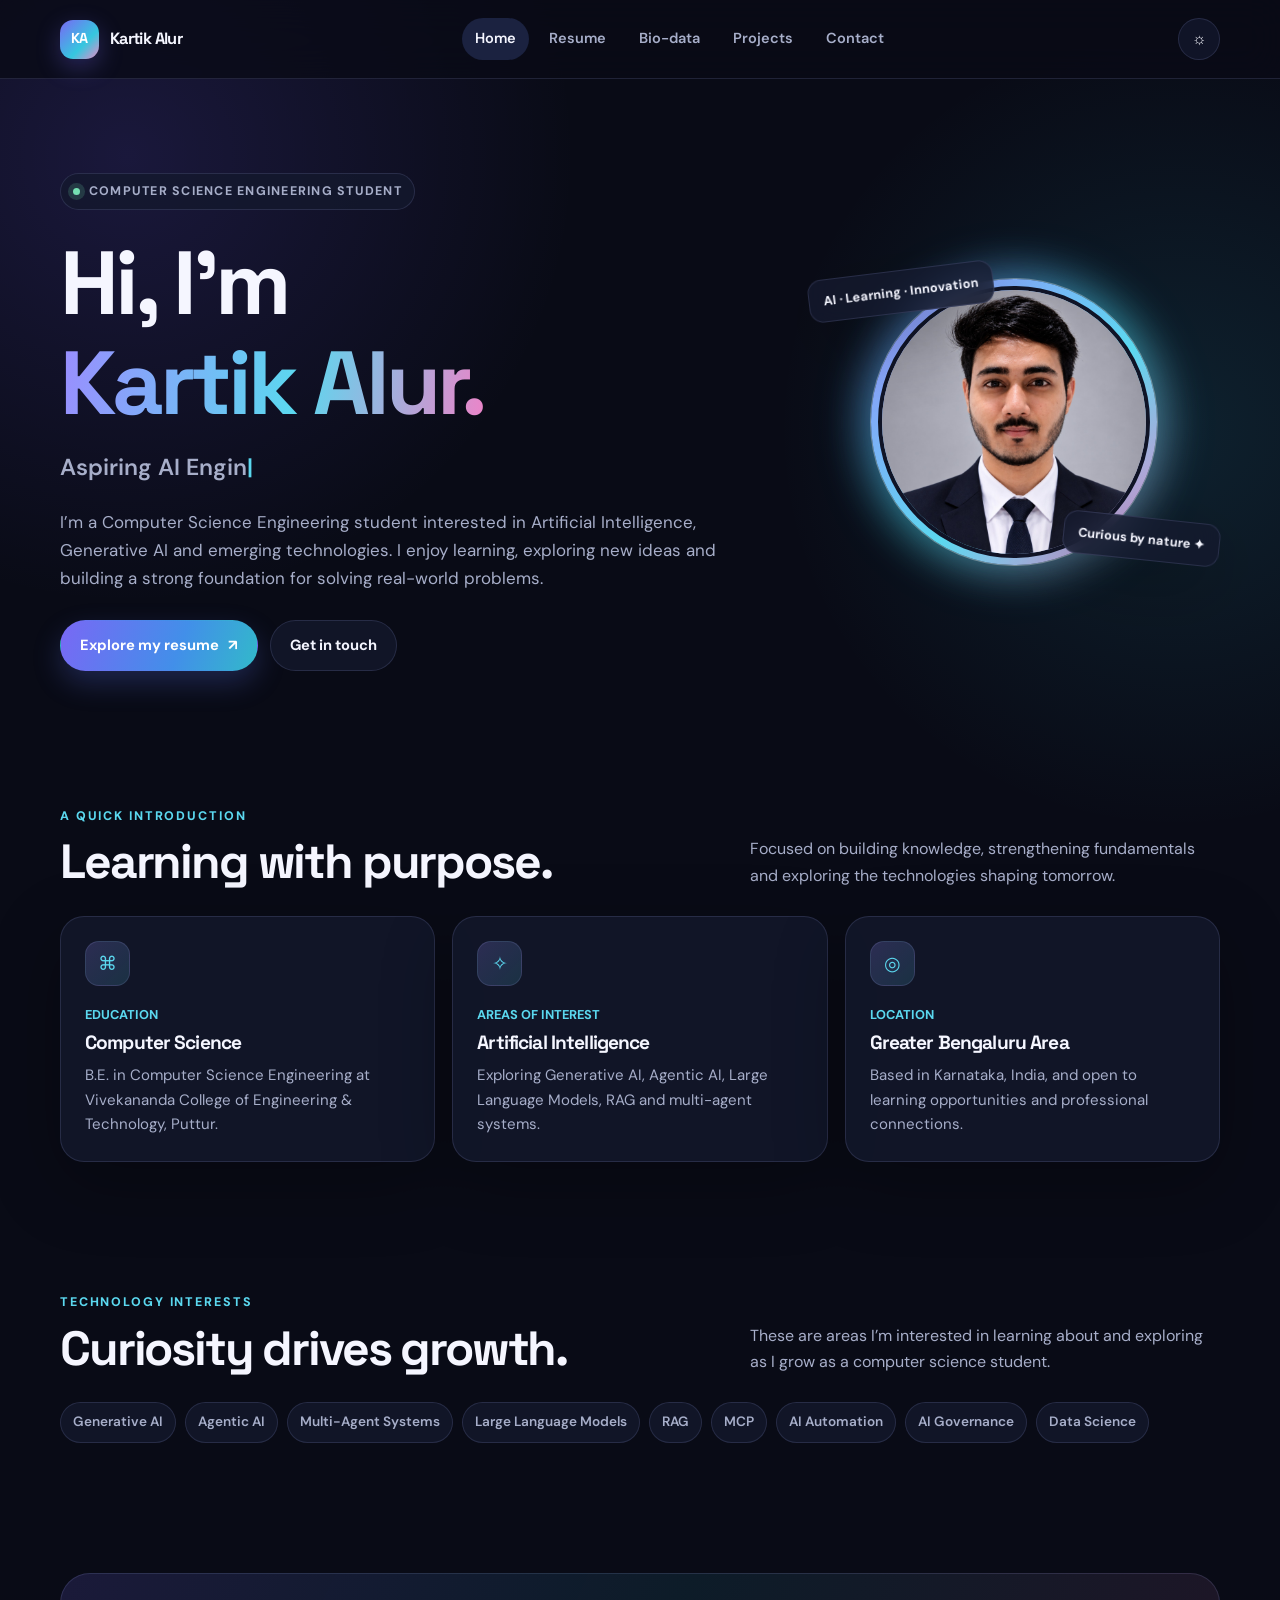
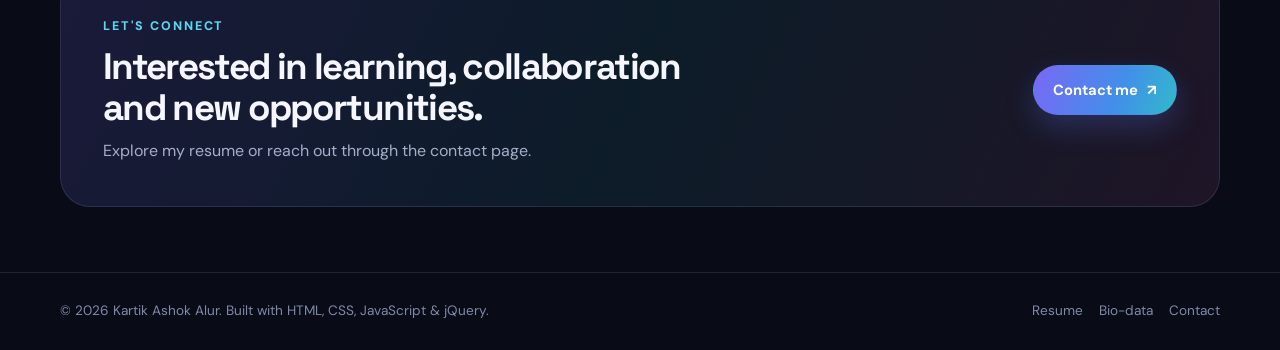
<file: index.html>
<!DOCTYPE html>
<html lang="en" data-theme="dark">
<head>
  <meta charset="UTF-8">
  <meta name="viewport" content="width=device-width, initial-scale=1.0">
  <meta name="description" content="Personal portfolio of Kartik Ashok Alur, Computer Science Engineering student interested in Artificial Intelligence.">
  <meta name="author" content="Kartik Ashok Alur">
  <meta name="theme-color" content="#090b16">
  <title>Home | Kartik Ashok Alur</title>
  <link rel="preconnect" href="https://fonts.googleapis.com">
  <link rel="preconnect" href="https://fonts.gstatic.com" crossorigin>
  <link rel="stylesheet" href="css/style.css">
  <link rel="stylesheet" href="css/site-updates.css">
  <link rel="stylesheet" href="css/print.css">
</head>
<body class="home-page">

<a class="skip-link" href="#main">Skip to content</a>
<header class="site-header">
  <div class="container nav-wrap">
    <a class="brand" href="index.html" aria-label="Kartik Alur home">
      <span class="brand-mark">KA</span><span class="brand-name">Kartik Alur</span>
    </a>
    <nav class="nav-links" id="navLinks" aria-label="Main navigation">
      <a href="index.html" aria-current="page">Home</a>
      <a href="resume.html" >Resume</a>
      <a href="biodata.html" >Bio-data</a>
      <a href="projects.html" >Projects</a>
      <a href="contact.html" >Contact</a>
    </nav>
    <div class="nav-actions">
      <button class="theme-toggle" id="themeToggle" type="button" aria-label="Switch theme">☼</button>
      <button class="menu-toggle" id="menuToggle" type="button" aria-label="Open navigation menu" aria-expanded="false">☰</button>
    </div>
  </div>
</header>

<main id="main">

<section class="hero">
  <div class="container hero-grid">
    <div class="hero-content">
      <span class="eyebrow"><span class="eyebrow-dot"></span> Computer Science Engineering Student</span>
      <h1>Hi, I'm<br><span class="gradient-text">Kartik Alur.</span></h1>
      <div class="hero-role"><span id="typedRole">Aspiring AI Engineer</span><span class="cursor">|</span></div>
      <p class="hero-copy">
        I’m a Computer Science Engineering student interested in Artificial Intelligence,
        Generative AI and emerging technologies. I enjoy learning, exploring new ideas and
        building a strong foundation for solving real-world problems.
      </p>
      <div class="button-row">
  <a class="btn btn-primary" href="resume.html">Explore my resume <span aria-hidden="true">↗</span></a>
  <a class="btn btn-secondary" href="contact.html">Get in touch</a>
</div>
    </div>
    <div class="hero-art" aria-label="Profile photograph">
      <div class="profile-photo-glow" aria-hidden="true"></div>
      <div class="profile-photo-frame">
        <img class="hero-profile-photo" src="assets/profile.jpg" alt="Professional profile portrait of Kartik Alur">
      </div>
      <div class="float-chip chip-one">AI · Learning · Innovation</div>
      <div class="float-chip chip-two">Curious by nature ✦</div>
    </div>
  </div>
</section>

<section class="section">
  <div class="container">
    <div class="section-heading reveal">
      <div><div class="section-kicker">A quick introduction</div><h2>Learning with purpose.</h2></div>
      <p>Focused on building knowledge, strengthening fundamentals and exploring the technologies shaping tomorrow.</p>
    </div>
    <div class="card-grid">
      <article class="card reveal">
        <div class="card-icon">⌘</div>
        <div class="meta">EDUCATION</div>
        <h3>Computer Science</h3>
        <p>B.E. in Computer Science Engineering at Vivekananda College of Engineering & Technology, Puttur.</p>
      </article>
      <article class="card reveal">
        <div class="card-icon">✧</div>
        <div class="meta">AREAS OF INTEREST</div>
        <h3>Artificial Intelligence</h3>
        <p>Exploring Generative AI, Agentic AI, Large Language Models, RAG and multi-agent systems.</p>
      </article>
      <article class="card reveal">
        <div class="card-icon">◎</div>
        <div class="meta">LOCATION</div>
        <h3>Greater Bengaluru Area</h3>
        <p>Based in Karnataka, India, and open to learning opportunities and professional connections.</p>
      </article>
    </div>
  </div>
</section>

<section class="section">
  <div class="container">
    <div class="section-heading reveal">
      <div><div class="section-kicker">Technology interests</div><h2>Curiosity drives growth.</h2></div>
      <p>These are areas I’m interested in learning about and exploring as I grow as a computer science student.</p>
    </div>
    <div class="tag-list reveal">
      <span class="tag">Generative AI</span><span class="tag">Agentic AI</span><span class="tag">Multi-Agent Systems</span>
      <span class="tag">Large Language Models</span><span class="tag">RAG</span><span class="tag">MCP</span>
      <span class="tag">AI Automation</span><span class="tag">AI Governance</span><span class="tag">Data Science</span>
    </div>
  </div>
</section>

<section class="section">
  <div class="container">
    <div class="callout reveal">
      <div>
        <div class="section-kicker">Let's connect</div>
        <h2>Interested in learning, collaboration and new opportunities.</h2>
        <p>Explore my resume or reach out through the contact page.</p>
      </div>
      <a class="btn btn-primary" href="contact.html">Contact me <span aria-hidden="true">↗</span></a>
    </div>
  </div>
</section>

</main>

<footer class="site-footer">
  <div class="container footer-inner">
    <span>© <span class="current-year">2026</span> Kartik Ashok Alur. Built with HTML, CSS, JavaScript & jQuery.</span>
    <div class="footer-links">
      <a href="resume.html">Resume</a>
      <a href="biodata.html">Bio-data</a>
      <a href="contact.html">Contact</a>
    </div>
  </div>
</footer>
<button class="back-top" id="backTop" type="button" aria-label="Back to top">↑</button>
<script src="https://code.jquery.com/jquery-3.7.1.min.js" defer></script>
<script src="js/script.js" defer></script>

</body>
</html>
</file>
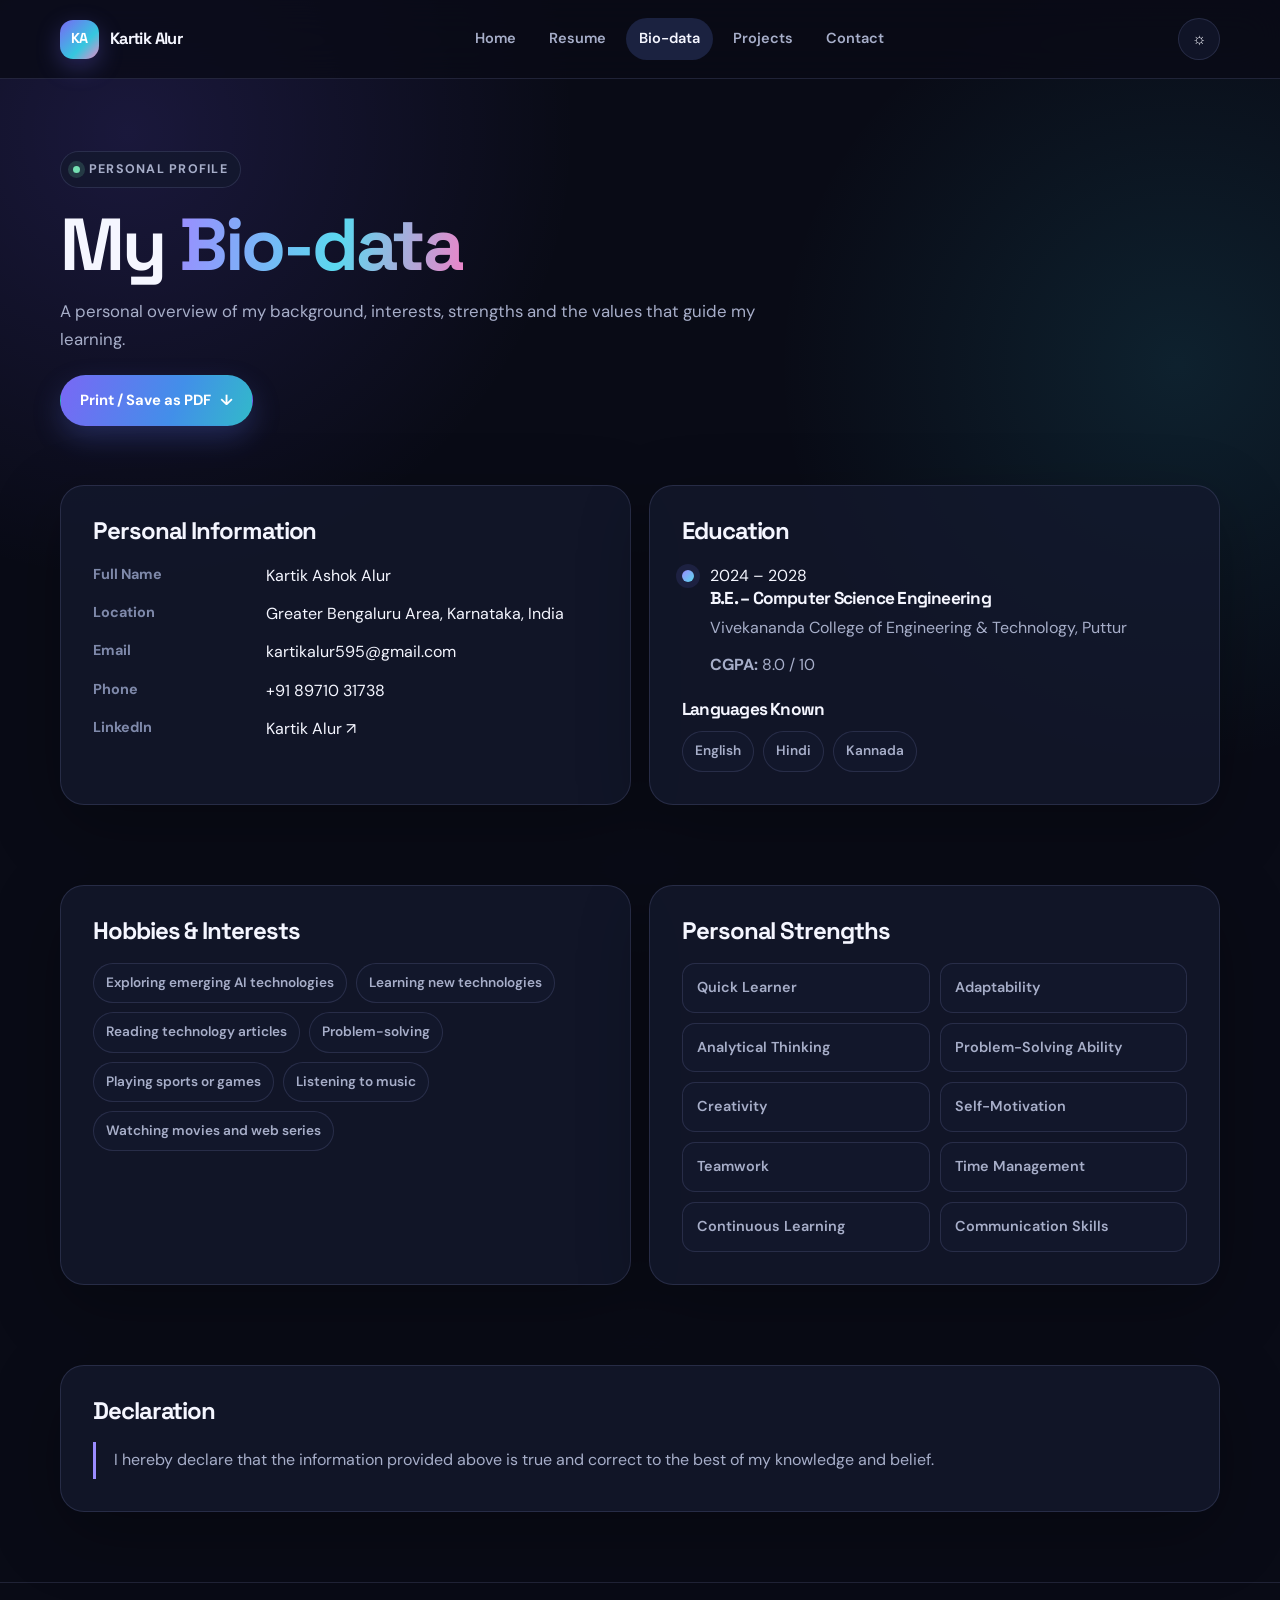
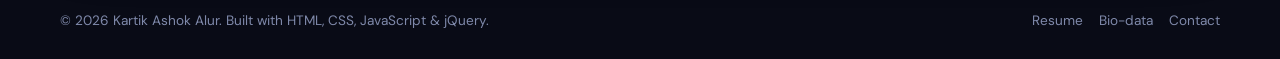
<file: biodata.html>
<!DOCTYPE html>
<html lang="en" data-theme="dark">
<head>
  <meta charset="UTF-8">
  <meta name="viewport" content="width=device-width, initial-scale=1.0">
  <meta name="description" content="Personal bio-data of Kartik Ashok Alur, including contact information, languages, interests and strengths.">
  <meta name="author" content="Kartik Ashok Alur">
  <meta name="theme-color" content="#090b16">
  <title>Bio-data | Kartik Ashok Alur</title>
  <link rel="preconnect" href="https://fonts.googleapis.com">
  <link rel="preconnect" href="https://fonts.gstatic.com" crossorigin>
  <link rel="stylesheet" href="css/style.css">
  <link rel="stylesheet" href="css/site-updates.css">
  <link rel="stylesheet" href="css/print.css">
</head>
<body class="biodata-page">

<a class="skip-link" href="#main">Skip to content</a>
<header class="site-header">
  <div class="container nav-wrap">
    <a class="brand" href="index.html" aria-label="Kartik Alur home">
      <span class="brand-mark">KA</span><span class="brand-name">Kartik Alur</span>
    </a>
    <nav class="nav-links" id="navLinks" aria-label="Main navigation">
      <a href="index.html" >Home</a>
      <a href="resume.html" >Resume</a>
      <a href="biodata.html" aria-current="page">Bio-data</a>
      <a href="projects.html" >Projects</a>
      <a href="contact.html" >Contact</a>
    </nav>
    <div class="nav-actions">
      <button class="theme-toggle" id="themeToggle" type="button" aria-label="Switch theme">☼</button>
      <button class="menu-toggle" id="menuToggle" type="button" aria-label="Open navigation menu" aria-expanded="false">☰</button>
    </div>
  </div>
</header>

<main id="main">

<!-- Compact heading shown only when printing or saving the bio-data as PDF. -->
<div class="print-biodata-header">
  <h1>Kartik Ashok Alur</h1>
  <p>PERSONAL BIO-DATA</p>
</div>

<section class="page-hero">
  <div class="container">
    <span class="eyebrow"><span class="eyebrow-dot"></span> Personal profile</span>
    <h1>My <span class="gradient-text">Bio-data</span></h1>
    <p>A personal overview of my background, interests, strengths and the values that guide my learning.</p>
    <div class="button-row no-print" style="margin-top:22px">
      <button class="btn btn-primary" type="button" onclick="window.print()">Print / Save as PDF <span aria-hidden="true">↓</span></button>
    </div>
  </div>
</section>

<section class="content-section">
  <div class="container two-col">
    <div class="content-card reveal">
      <h2>Personal Information</h2>
      <dl class="detail-list">
        <dt>Full Name</dt><dd>Kartik Ashok Alur</dd>
        <dt>Location</dt><dd>Greater Bengaluru Area, Karnataka, India</dd>
        <dt>Email</dt><dd><a href="mailto:kartikalur595@gmail.com">kartikalur595@gmail.com</a></dd>
        <dt>Phone</dt><dd><a href="tel:+918971031738">+91 89710 31738</a></dd>
        <dt>LinkedIn</dt><dd><a href="https://www.linkedin.com/in/kartik-alur-6ba022379" target="_blank" rel="noopener noreferrer">Kartik Alur ↗</a></dd>
      </dl>
    </div>
    <div class="content-card reveal">
      <h2>Education</h2>
      <div class="education-item">
        <span class="timeline-mark" aria-hidden="true"></span>
        <div>
          <div class="meta">2024 – 2028</div>
          <h3>B.E. – Computer Science Engineering</h3>
          <p>Vivekananda College of Engineering & Technology, Puttur</p>
          <p style="margin-top:10px"><strong>CGPA:</strong> 8.0 / 10</p>
        </div>
      </div>
      <div style="height:22px"></div>
      <h3 class="biodata-language-heading">Languages Known</h3>
      <div class="tag-list biodata-language-tags" style="margin-top:12px"><span class="tag">English</span><span class="tag">Hindi</span><span class="tag">Kannada</span></div>
    </div>
  </div>
</section>

<section class="content-section">
  <div class="container two-col">
    <div class="content-card reveal">
      <h2>Hobbies & Interests</h2>
      <div class="tag-list">
        <span class="tag">Exploring emerging AI technologies</span>
        <span class="tag">Learning new technologies</span>
        <span class="tag">Reading technology articles</span>
        <span class="tag">Problem-solving</span>
        <span class="tag">Playing sports or games</span>
        <span class="tag">Listening to music</span>
        <span class="tag">Watching movies and web series</span>
      </div>
    </div>
    <div class="content-card reveal">
      <h2>Personal Strengths</h2>
      <div class="strength-grid">
        <div class="strength">Quick Learner</div>
        <div class="strength">Adaptability</div>
        <div class="strength">Analytical Thinking</div>
        <div class="strength">Problem-Solving Ability</div>
        <div class="strength">Creativity</div>
        <div class="strength">Self-Motivation</div>
        <div class="strength">Teamwork</div>
        <div class="strength">Time Management</div>
        <div class="strength">Continuous Learning</div>
        <div class="strength">Communication Skills</div>
      </div>
    </div>
  </div>
</section>

<section class="content-section">
  <div class="container">
    <div class="content-card reveal">
      <h2>Declaration</h2>
      <p class="declaration">I hereby declare that the information provided above is true and correct to the best of my knowledge and belief.</p>
    </div>
  </div>
</section>

</main>

<footer class="site-footer">
  <div class="container footer-inner">
    <span>© <span class="current-year">2026</span> Kartik Ashok Alur. Built with HTML, CSS, JavaScript & jQuery.</span>
    <div class="footer-links">
      <a href="resume.html">Resume</a>
      <a href="biodata.html">Bio-data</a>
      <a href="contact.html">Contact</a>
    </div>
  </div>
</footer>
<button class="back-top" id="backTop" type="button" aria-label="Back to top">↑</button>
<script src="https://code.jquery.com/jquery-3.7.1.min.js" defer></script>
<script src="js/script.js" defer></script>

</body>
</html>
</file>
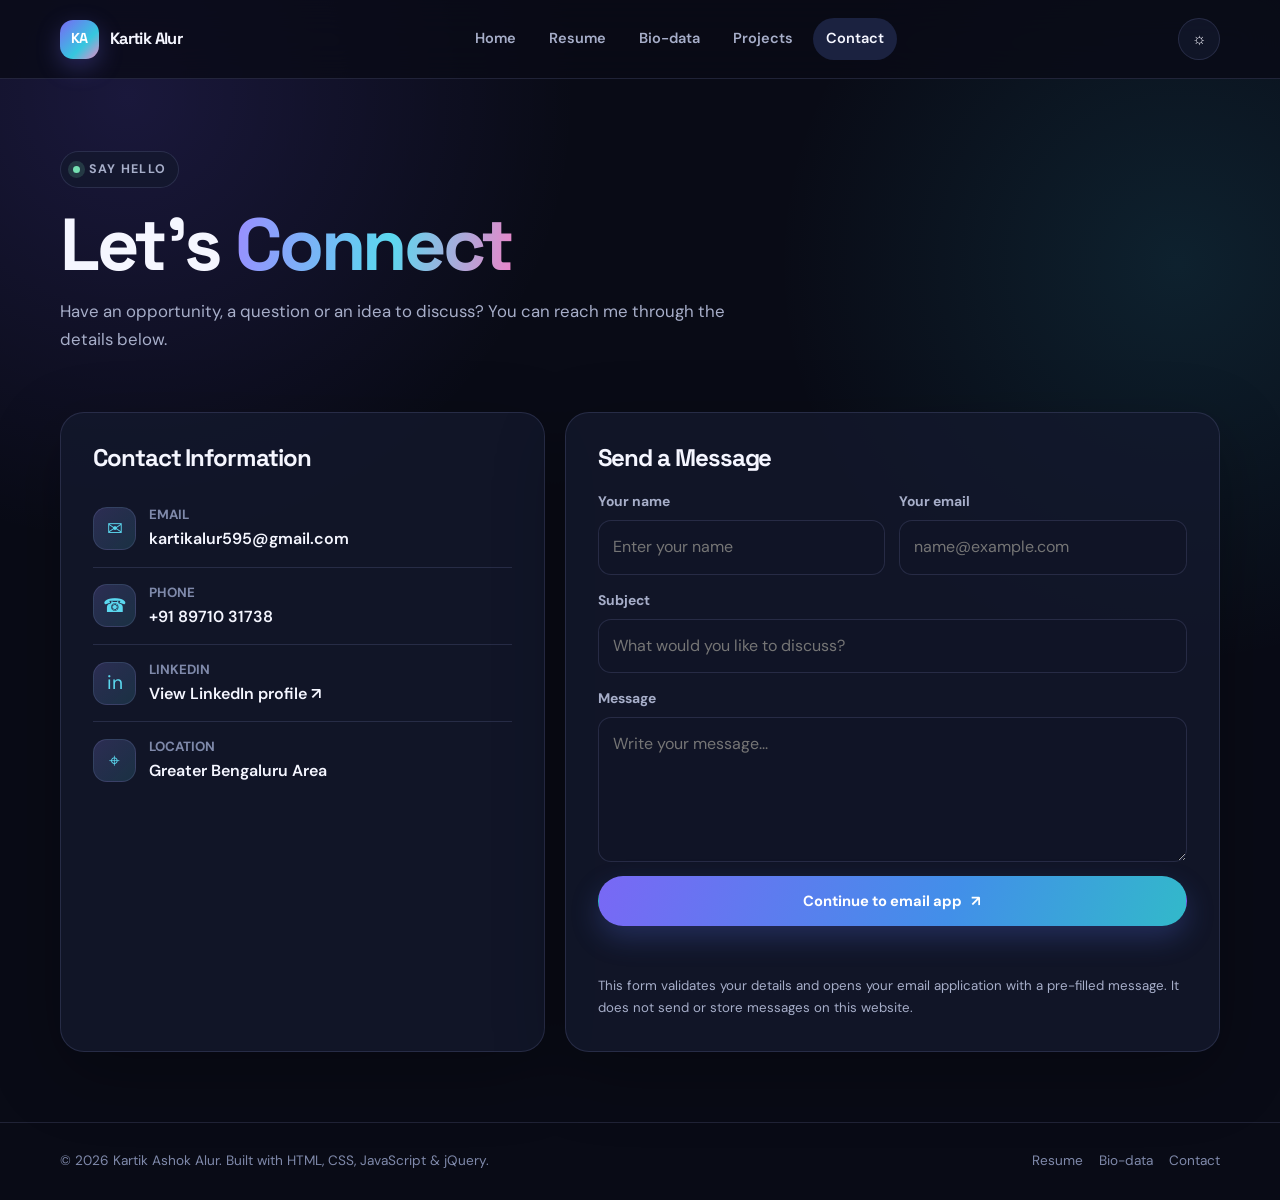
<file: contact.html>
<!DOCTYPE html>
<html lang="en" data-theme="dark">
<head>
  <meta charset="UTF-8">
  <meta name="viewport" content="width=device-width, initial-scale=1.0">
  <meta name="description" content="Contact Kartik Ashok Alur by email, phone or LinkedIn.">
  <meta name="author" content="Kartik Ashok Alur">
  <meta name="theme-color" content="#090b16">
  <title>Contact | Kartik Ashok Alur</title>
  <link rel="preconnect" href="https://fonts.googleapis.com">
  <link rel="preconnect" href="https://fonts.gstatic.com" crossorigin>
  <link rel="stylesheet" href="css/style.css">
  <link rel="stylesheet" href="css/site-updates.css">
  <link rel="stylesheet" href="css/print.css">
</head>
<body class="contact-page">

<a class="skip-link" href="#main">Skip to content</a>
<header class="site-header">
  <div class="container nav-wrap">
    <a class="brand" href="index.html" aria-label="Kartik Alur home">
      <span class="brand-mark">KA</span><span class="brand-name">Kartik Alur</span>
    </a>
    <nav class="nav-links" id="navLinks" aria-label="Main navigation">
      <a href="index.html" >Home</a>
      <a href="resume.html" >Resume</a>
      <a href="biodata.html" >Bio-data</a>
      <a href="projects.html" >Projects</a>
      <a href="contact.html" aria-current="page">Contact</a>
    </nav>
    <div class="nav-actions">
      <button class="theme-toggle" id="themeToggle" type="button" aria-label="Switch theme">☼</button>
      <button class="menu-toggle" id="menuToggle" type="button" aria-label="Open navigation menu" aria-expanded="false">☰</button>
    </div>
  </div>
</header>

<main id="main">

<section class="page-hero">
  <div class="container">
    <span class="eyebrow"><span class="eyebrow-dot"></span> Say hello</span>
    <h1>Let's <span class="gradient-text">Connect</span></h1>
    <p>Have an opportunity, a question or an idea to discuss? You can reach me through the details below.</p>
  </div>
</section>
<section class="content-section">
  <div class="container contact-grid">
    <div class="content-card reveal">
      <h2>Contact Information</h2>
      <div class="contact-method">
        <div class="card-icon">✉</div>
        <div><small>EMAIL</small><a href="mailto:kartikalur595@gmail.com">kartikalur595@gmail.com</a></div>
      </div>
      <div class="contact-method">
        <div class="card-icon">☎</div>
        <div><small>PHONE</small><a href="tel:+918971031738">+91 89710 31738</a></div>
      </div>
      <div class="contact-method">
        <div class="card-icon">in</div>
        <div><small>LINKEDIN</small><a href="https://www.linkedin.com/in/kartik-alur-6ba022379" target="_blank" rel="noopener noreferrer">View LinkedIn profile ↗</a></div>
      </div>
      <div class="contact-method">
        <div class="card-icon">⌖</div>
        <div><small>LOCATION</small><span class="value">Greater Bengaluru Area</span></div>
      </div>
    </div>
    <div class="content-card reveal">
      <h2>Send a Message</h2>
      <form id="contactForm" novalidate>
        <div class="form-grid">
          <div class="form-field">
            <label for="visitorName">Your name</label>
            <input id="visitorName" name="name" type="text" autocomplete="name" placeholder="Enter your name" required>
          </div>
          <div class="form-field">
            <label for="visitorEmail">Your email</label>
            <input id="visitorEmail" name="email" type="email" autocomplete="email" placeholder="name@example.com" required>
          </div>
          <div class="form-field full">
            <label for="visitorSubject">Subject</label>
            <input id="visitorSubject" name="subject" type="text" placeholder="What would you like to discuss?" required>
          </div>
          <div class="form-field full">
            <label for="visitorMessage">Message</label>
            <textarea id="visitorMessage" name="message" placeholder="Write your message..." required></textarea>
          </div>
          <div class="form-field full">
            <button class="btn btn-primary" type="submit">Continue to email app <span aria-hidden="true">↗</span></button>
          </div>
        </div>
        <p class="form-status" id="formStatus" role="status" aria-live="polite"></p>
        <p class="form-note">This form validates your details and opens your email application with a pre-filled message. It does not send or store messages on this website.</p>
      </form>
    </div>
  </div>
</section>

</main>

<footer class="site-footer">
  <div class="container footer-inner">
    <span>© <span class="current-year">2026</span> Kartik Ashok Alur. Built with HTML, CSS, JavaScript & jQuery.</span>
    <div class="footer-links">
      <a href="resume.html">Resume</a>
      <a href="biodata.html">Bio-data</a>
      <a href="contact.html">Contact</a>
    </div>
  </div>
</footer>
<button class="back-top" id="backTop" type="button" aria-label="Back to top">↑</button>
<script src="https://code.jquery.com/jquery-3.7.1.min.js" defer></script>
<script src="js/script.js" defer></script>

</body>
</html>
</file>
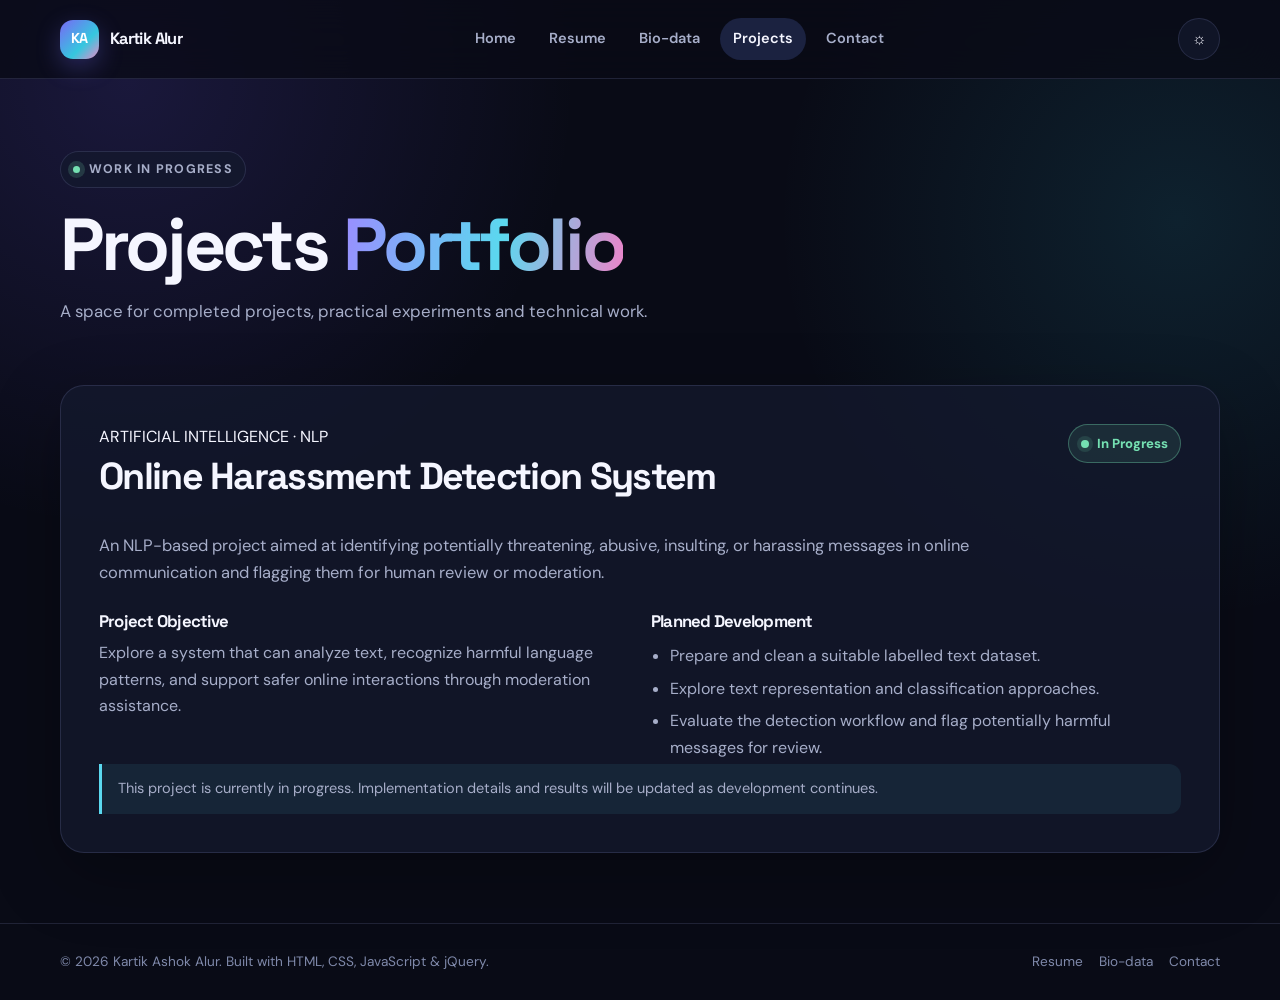
<file: projects.html>
<!DOCTYPE html>
<html lang="en" data-theme="dark">
<head>
  <meta charset="UTF-8">
  <meta name="viewport" content="width=device-width, initial-scale=1.0">
  <meta name="description" content="Projects portfolio of Kartik Ashok Alur, including an NLP-based online harassment detection project currently in progress.">
  <meta name="author" content="Kartik Ashok Alur">
  <meta name="theme-color" content="#090b16">
  <title>Projects | Kartik Ashok Alur</title>
  <link rel="preconnect" href="https://fonts.googleapis.com">
  <link rel="preconnect" href="https://fonts.gstatic.com" crossorigin>
  <link rel="stylesheet" href="css/style.css">
  <link rel="stylesheet" href="css/site-updates.css">
  <link rel="stylesheet" href="css/print.css">
</head>
<body class="projects-page">

<a class="skip-link" href="#main">Skip to content</a>
<header class="site-header">
  <div class="container nav-wrap">
    <a class="brand" href="index.html" aria-label="Kartik Alur home">
      <span class="brand-mark">KA</span><span class="brand-name">Kartik Alur</span>
    </a>
    <nav class="nav-links" id="navLinks" aria-label="Main navigation">
      <a href="index.html" >Home</a>
      <a href="resume.html" >Resume</a>
      <a href="biodata.html" >Bio-data</a>
      <a href="projects.html" aria-current="page">Projects</a>
      <a href="contact.html" >Contact</a>
    </nav>
    <div class="nav-actions">
      <button class="theme-toggle" id="themeToggle" type="button" aria-label="Switch theme">☼</button>
      <button class="menu-toggle" id="menuToggle" type="button" aria-label="Open navigation menu" aria-expanded="false">☰</button>
    </div>
  </div>
</header>

<main id="main">

<section class="page-hero">
  <div class="container">
    <span class="eyebrow"><span class="eyebrow-dot"></span> Work in progress</span>
    <h1>Projects <span class="gradient-text">Portfolio</span></h1>
    <p>A space for completed projects, practical experiments and technical work.</p>
  </div>
</section>
<section class="content-section">
  <div class="container">
    <article class="content-card project-card reveal">
      <div class="project-heading">
        <div>
          <div class="meta">ARTIFICIAL INTELLIGENCE · NLP</div>
          <h2>Online Harassment Detection System</h2>
        </div>
        <span class="project-status"><span class="project-status-dot" aria-hidden="true"></span> In Progress</span>
      </div>
      <p class="project-description">
        An NLP-based project aimed at identifying potentially threatening, abusive, insulting,
        or harassing messages in online communication and flagging them for human review or moderation.
      </p>
      <div class="project-details-grid">
        <div>
          <h3>Project Objective</h3>
          <p>Explore a system that can analyze text, recognize harmful language patterns, and support safer online interactions through moderation assistance.</p>
        </div>
        <div>
          <h3>Planned Development</h3>
          <ul class="project-list">
            <li>Prepare and clean a suitable labelled text dataset.</li>
            <li>Explore text representation and classification approaches.</li>
            <li>Evaluate the detection workflow and flag potentially harmful messages for review.</li>
          </ul>
        </div>
      </div>
      <p class="project-note">This project is currently in progress. Implementation details and results will be updated as development continues.</p>
    </article>
  </div>
</section>

</main>

<footer class="site-footer">
  <div class="container footer-inner">
    <span>© <span class="current-year">2026</span> Kartik Ashok Alur. Built with HTML, CSS, JavaScript & jQuery.</span>
    <div class="footer-links">
      <a href="resume.html">Resume</a>
      <a href="biodata.html">Bio-data</a>
      <a href="contact.html">Contact</a>
    </div>
  </div>
</footer>
<button class="back-top" id="backTop" type="button" aria-label="Back to top">↑</button>
<script src="https://code.jquery.com/jquery-3.7.1.min.js" defer></script>
<script src="js/script.js" defer></script>

</body>
</html>
</file>
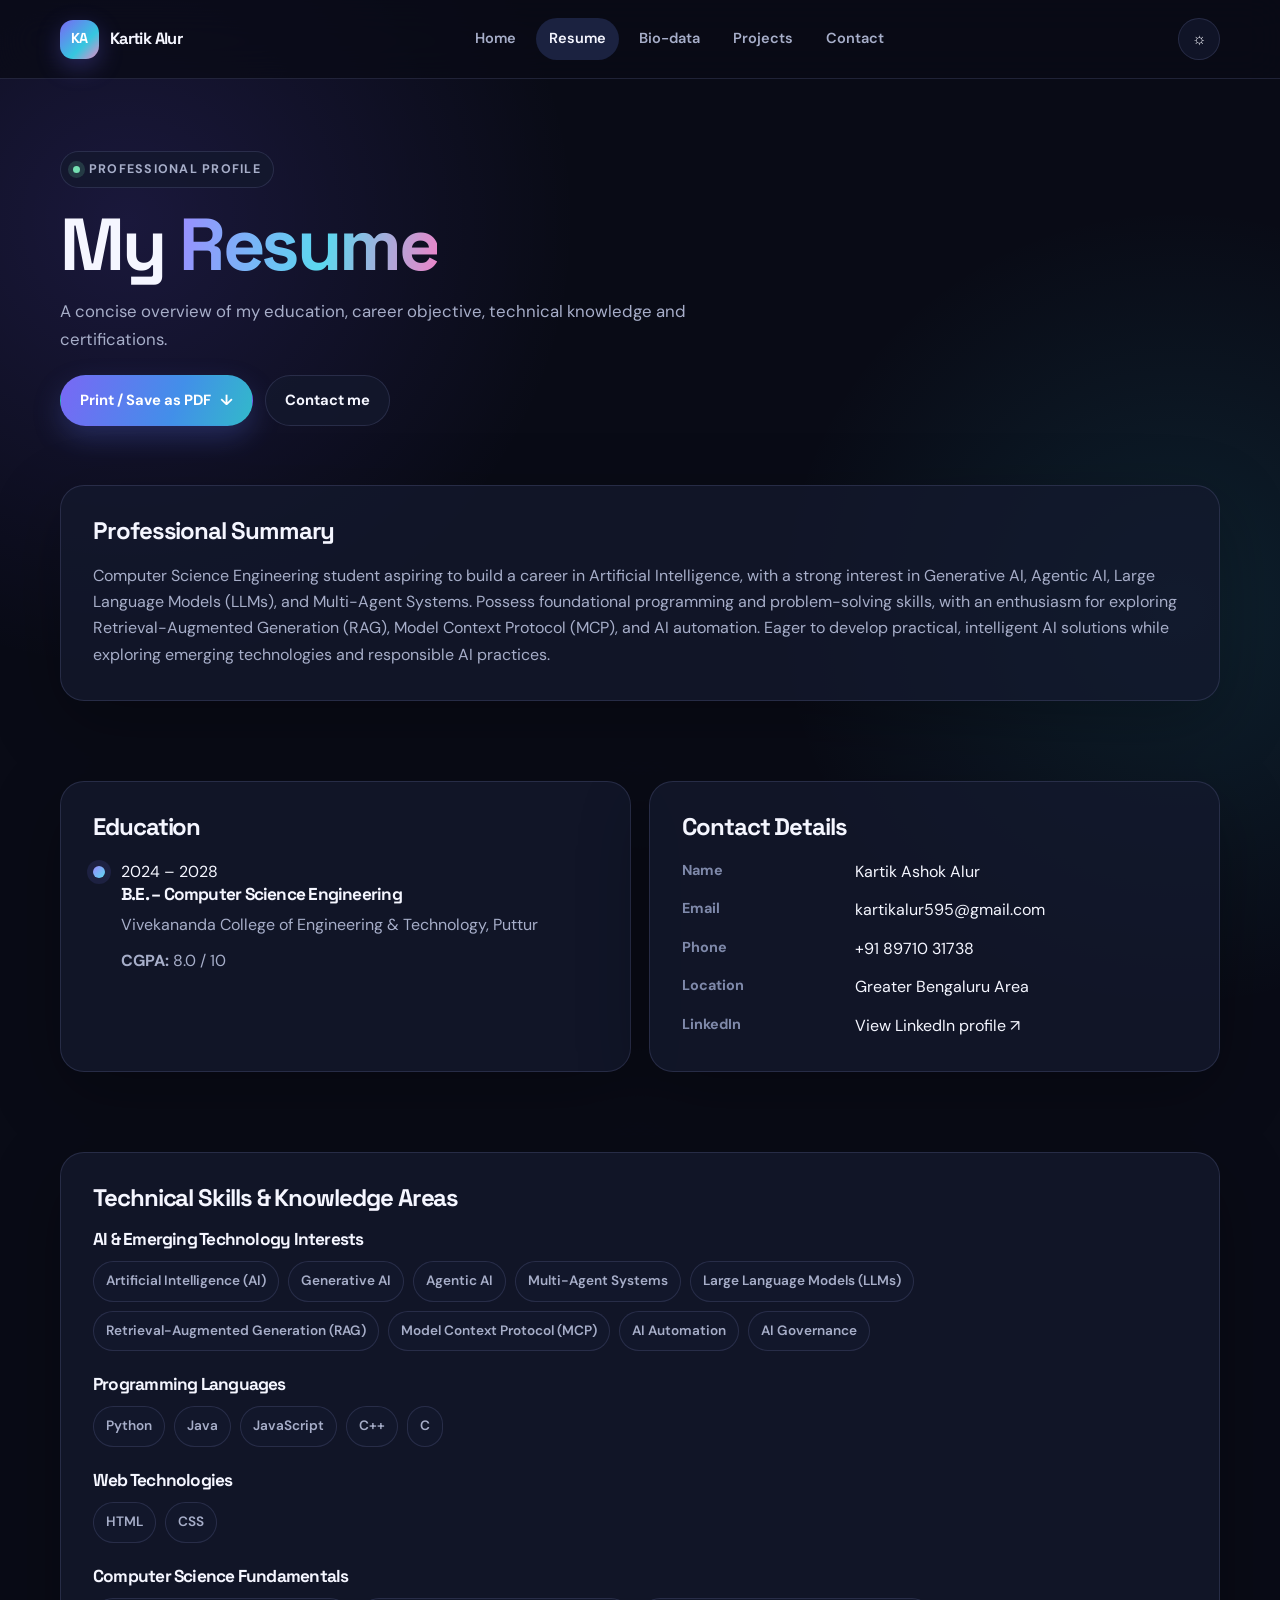
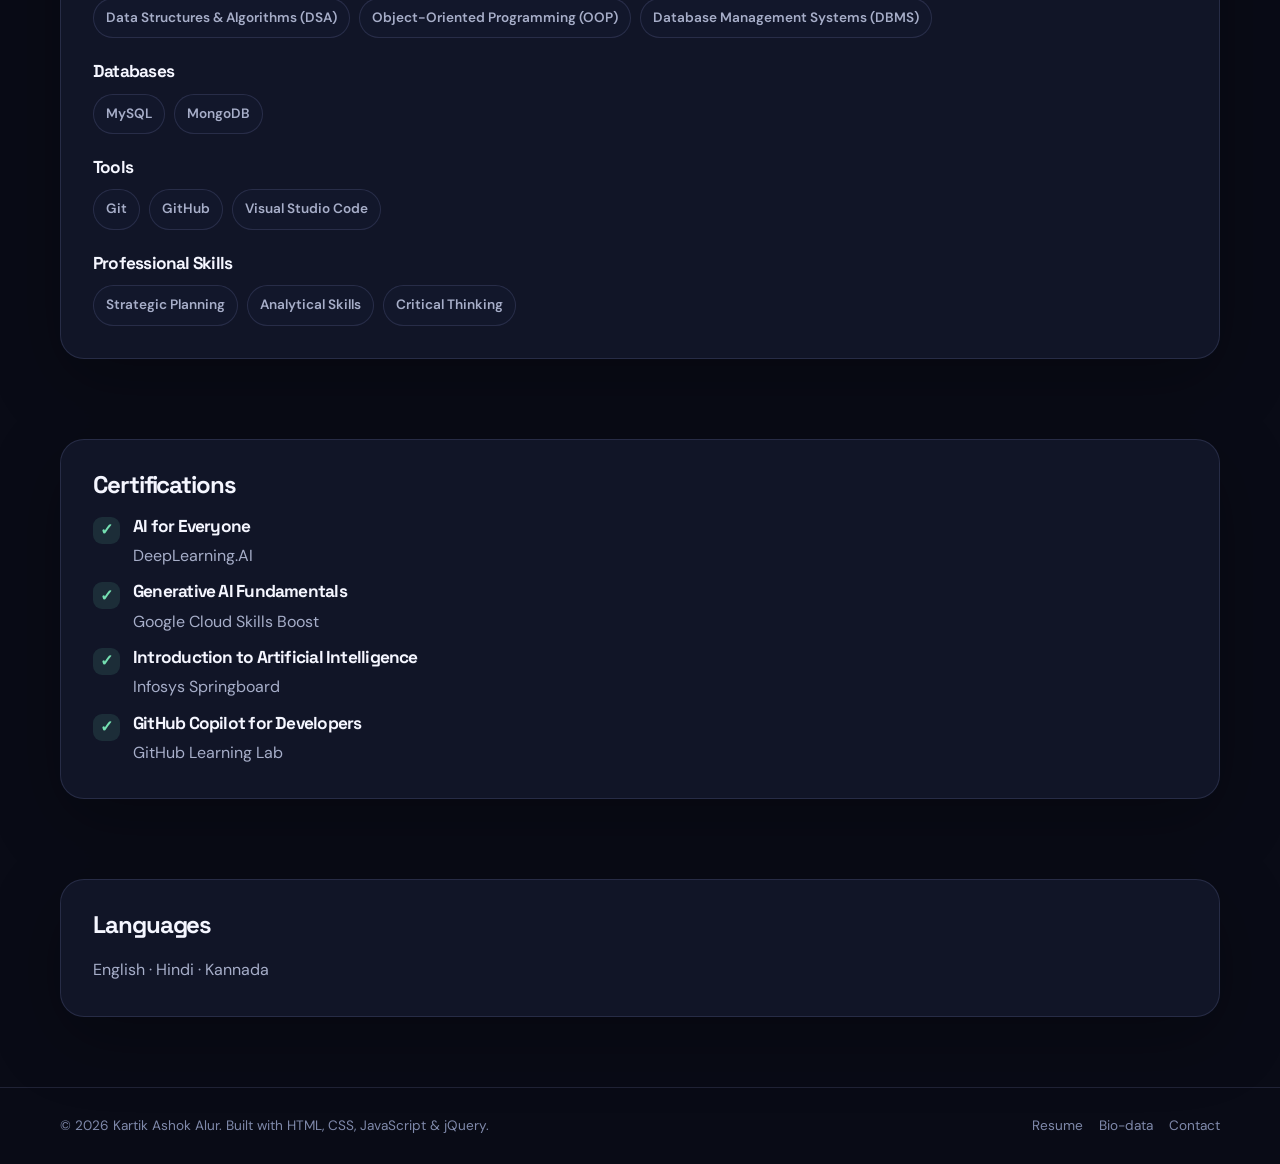
<file: resume.html>
<!DOCTYPE html>
<html lang="en" data-theme="dark">
<head>
  <meta charset="UTF-8">
  <meta name="viewport" content="width=device-width, initial-scale=1.0">
  <meta name="description" content="Resume of Kartik Ashok Alur, including education, career objective, technical skills and certifications.">
  <meta name="author" content="Kartik Ashok Alur">
  <meta name="theme-color" content="#090b16">
  <title>Resume | Kartik Ashok Alur</title>
  <link rel="preconnect" href="https://fonts.googleapis.com">
  <link rel="preconnect" href="https://fonts.gstatic.com" crossorigin>
  <link rel="stylesheet" href="css/style.css">
  <link rel="stylesheet" href="css/site-updates.css">
  <link rel="stylesheet" href="css/print.css">
</head>
<body class="resume-page">

<a class="skip-link" href="#main">Skip to content</a>
<header class="site-header">
  <div class="container nav-wrap">
    <a class="brand" href="index.html" aria-label="Kartik Alur home">
      <span class="brand-mark">KA</span><span class="brand-name">Kartik Alur</span>
    </a>
    <nav class="nav-links" id="navLinks" aria-label="Main navigation">
      <a href="index.html" >Home</a>
      <a href="resume.html" aria-current="page">Resume</a>
      <a href="biodata.html" >Bio-data</a>
      <a href="projects.html" >Projects</a>
      <a href="contact.html" >Contact</a>
    </nav>
    <div class="nav-actions">
      <button class="theme-toggle" id="themeToggle" type="button" aria-label="Switch theme">☼</button>
      <button class="menu-toggle" id="menuToggle" type="button" aria-label="Open navigation menu" aria-expanded="false">☰</button>
    </div>
  </div>
</header>

<main id="main">

<!-- This compact header is shown only in the printed/PDF resume. -->
<div class="print-resume-header">
  <h1>Kartik Ashok Alur</h1>
  <p>Computer Science Engineering Student | Aspiring AI Engineer</p>
  <p>Greater Bengaluru Area · +91 89710 31738 ·
    <a href="mailto:kartikalur595@gmail.com">kartikalur595@gmail.com</a>
  </p>
  <p><a href="https://www.linkedin.com/in/kartik-alur-6ba022379">linkedin.com/in/kartik-alur-6ba022379</a></p>
</div>

<section class="page-hero">
  <div class="container">
    <span class="eyebrow"><span class="eyebrow-dot"></span> Professional profile</span>
    <h1>My <span class="gradient-text">Resume</span></h1>
    <p>A concise overview of my education, career objective, technical knowledge and certifications.</p>
    <div class="button-row no-print" style="margin-top:22px">
      <button class="btn btn-primary" type="button" onclick="window.print()">Print / Save as PDF <span aria-hidden="true">↓</span></button>
      <a class="btn btn-secondary" href="contact.html">Contact me</a>
    </div>
  </div>
</section>

<section class="content-section">
  <div class="container">
    <div class="content-card reveal">
      <h2>Professional Summary</h2>
      <p>
        Computer Science Engineering student aspiring to build a career in Artificial Intelligence,
        with a strong interest in Generative AI, Agentic AI, Large Language Models (LLMs), and
        Multi-Agent Systems. Possess foundational programming and problem-solving skills, with an
        enthusiasm for exploring Retrieval-Augmented Generation (RAG), Model Context Protocol (MCP),
        and AI automation. Eager to develop practical, intelligent AI solutions while exploring
        emerging technologies and responsible AI practices.
      </p>
    </div>
  </div>
</section>

<section class="content-section">
  <div class="container two-col">
    <div class="content-card reveal">
      <h2>Education</h2>
      <div class="education-item">
        <span class="timeline-mark" aria-hidden="true"></span>
        <div>
          <div class="meta">2024 – 2028</div>
          <h3>B.E. – Computer Science Engineering</h3>
          <p>Vivekananda College of Engineering & Technology, Puttur</p>
          <p style="margin-top:10px"><strong>CGPA:</strong> 8.0 / 10</p>
        </div>
      </div>
    </div>
    <div class="content-card reveal print-hide">
      <h2>Contact Details</h2>
      <dl class="detail-list">
        <dt>Name</dt><dd>Kartik Ashok Alur</dd>
        <dt>Email</dt><dd><a href="mailto:kartikalur595@gmail.com">kartikalur595@gmail.com</a></dd>
        <dt>Phone</dt><dd><a href="tel:+918971031738">+91 89710 31738</a></dd>
        <dt>Location</dt><dd>Greater Bengaluru Area</dd>
        <dt>LinkedIn</dt><dd><a href="https://www.linkedin.com/in/kartik-alur-6ba022379" target="_blank" rel="noopener noreferrer">View LinkedIn profile ↗</a></dd>
      </dl>
    </div>
  </div>
</section>

<section class="content-section">
  <div class="container">
    <div class="content-card reveal resume-skills-card">
      <h2>Technical Skills & Knowledge Areas</h2>
      <div class="skill-group">
        <h3>AI & Emerging Technology Interests</h3>
        <div class="tag-list">
          <span class="tag">Artificial Intelligence (AI)</span><span class="tag">Generative AI</span><span class="tag">Agentic AI</span>
          <span class="tag">Multi-Agent Systems</span><span class="tag">Large Language Models (LLMs)</span>
          <span class="tag">Retrieval-Augmented Generation (RAG)</span><span class="tag">Model Context Protocol (MCP)</span>
          <span class="tag">AI Automation</span><span class="tag">AI Governance</span>
        </div>
      </div>
      <div class="skill-group">
        <h3>Programming Languages</h3>
        <div class="tag-list">
          <span class="tag">Python</span><span class="tag">Java</span><span class="tag">JavaScript</span><span class="tag">C++</span><span class="tag">C</span>
        </div>
      </div>
      <div class="skill-group">
        <h3>Web Technologies</h3>
        <div class="tag-list"><span class="tag">HTML</span><span class="tag">CSS</span></div>
      </div>
      <div class="skill-group">
        <h3>Computer Science Fundamentals</h3>
        <div class="tag-list"><span class="tag">Data Structures & Algorithms (DSA)</span><span class="tag">Object-Oriented Programming (OOP)</span><span class="tag">Database Management Systems (DBMS)</span></div>
      </div>
      <div class="skill-group">
        <h3>Databases</h3>
        <div class="tag-list"><span class="tag">MySQL</span><span class="tag">MongoDB</span></div>
      </div>
      <div class="skill-group">
        <h3>Tools</h3>
        <div class="tag-list"><span class="tag">Git</span><span class="tag">GitHub</span><span class="tag">Visual Studio Code</span></div>
      </div>
      <div class="skill-group">
        <h3>Professional Skills</h3>
        <div class="tag-list"><span class="tag">Strategic Planning</span><span class="tag">Analytical Skills</span><span class="tag">Critical Thinking</span></div>
      </div>
    </div>
  </div>
</section>

<section class="content-section">
  <div class="container">
    <div class="content-card reveal resume-certifications-card">
      <h2>Certifications</h2>
      <div class="cert-list">
        <div class="cert-item"><span class="cert-check">✓</span><div><h3>AI for Everyone</h3><p>DeepLearning.AI</p></div></div>
        <div class="cert-item"><span class="cert-check">✓</span><div><h3>Generative AI Fundamentals</h3><p>Google Cloud Skills Boost</p></div></div>
        <div class="cert-item"><span class="cert-check">✓</span><div><h3>Introduction to Artificial Intelligence</h3><p>Infosys Springboard</p></div></div>
        <div class="cert-item"><span class="cert-check">✓</span><div><h3>GitHub Copilot for Developers</h3><p>GitHub Learning Lab</p></div></div>
      </div>
    </div>
  </div>
</section>

<section class="content-section resume-languages-section">
  <div class="container">
    <div class="content-card reveal">
      <h2>Languages</h2>
      <p>English · Hindi · Kannada</p>
    </div>
  </div>
</section>

</main>

<footer class="site-footer">
  <div class="container footer-inner">
    <span>© <span class="current-year">2026</span> Kartik Ashok Alur. Built with HTML, CSS, JavaScript & jQuery.</span>
    <div class="footer-links">
      <a href="resume.html">Resume</a>
      <a href="biodata.html">Bio-data</a>
      <a href="contact.html">Contact</a>
    </div>
  </div>
</footer>
<button class="back-top" id="backTop" type="button" aria-label="Back to top">↑</button>
<script src="https://code.jquery.com/jquery-3.7.1.min.js" defer></script>
<script src="js/script.js" defer></script>

</body>
</html>
</file>
<file: css/style.css>
@import url('https://fonts.googleapis.com/css2?family=DM+Sans:wght@400;500;600;700&family=Space+Grotesk:wght@400;500;600;700&display=swap');

:root {
  color-scheme: dark;
  --bg: #090b16;
  --bg-soft: #101426;
  --surface: rgba(20, 25, 46, .78);
  --surface-solid: #14192e;
  --surface-2: #1b2240;
  --text: #f5f6ff;
  --muted: #a7aec9;
  --muted-2: #7f89aa;
  --line: rgba(174, 185, 255, .14);
  --accent: #9b8cff;
  --accent-2: #5bd8ef;
  --accent-3: #ee83c8;
  --success: #75e0b2;
  --shadow: 0 22px 70px rgba(0, 0, 0, .28);
  --radius: 24px;
  --radius-sm: 15px;
  --max-width: 1160px;
}
html[data-theme="light"] {
  color-scheme: light;
  --bg: #f6f7ff;
  --bg-soft: #eef0ff;
  --surface: rgba(255, 255, 255, .82);
  --surface-solid: #ffffff;
  --surface-2: #f0efff;
  --text: #171a31;
  --muted: #5f6682;
  --muted-2: #7c829b;
  --line: rgba(59, 67, 117, .14);
  --accent: #6954df;
  --accent-2: #078ba8;
  --accent-3: #c34c9a;
  --success: #16845c;
  --shadow: 0 22px 60px rgba(45, 50, 100, .10);
}
* { box-sizing: border-box; }
html { scroll-behavior: smooth; scroll-padding-top: 95px; }
body {
  margin: 0;
  min-width: 320px;
  background:
    radial-gradient(circle at 10% 8%, rgba(114, 91, 255, .16), transparent 28rem),
    radial-gradient(circle at 92% 22%, rgba(49, 194, 222, .12), transparent 25rem),
    var(--bg);
  color: var(--text);
  font-family: "DM Sans", sans-serif;
  line-height: 1.65;
  transition: background .3s ease, color .3s ease;
}
body::before {
  content: "";
  position: fixed;
  inset: 0;
  pointer-events: none;
  z-index: -1;
  opacity: .2;
  background-image: radial-gradient(rgba(160, 170, 255, .35) .7px, transparent .7px);
  background-size: 24px 24px;
  mask-image: linear-gradient(to bottom, black, transparent 78%);
}
a { color: inherit; text-decoration: none; }
button, input, textarea { font: inherit; }
button, a { -webkit-tap-highlight-color: transparent; }
img { max-width: 100%; }
::selection { background: rgba(155, 140, 255, .35); color: var(--text); }
.container { width: min(var(--max-width), calc(100% - 42px)); margin-inline: auto; }
.skip-link {
  position: absolute; left: 12px; top: -60px; z-index: 1000;
  padding: 10px 14px; border-radius: 10px; background: var(--accent); color: white;
}
.skip-link:focus { top: 12px; }
.site-header {
  position: sticky; top: 0; z-index: 100;
  backdrop-filter: blur(18px);
  background: color-mix(in srgb, var(--bg) 78%, transparent);
  border-bottom: 1px solid var(--line);
}
.nav-wrap { min-height: 78px; display: flex; align-items: center; justify-content: space-between; gap: 22px; }
.brand { display: inline-flex; align-items: center; gap: 11px; font-family: "Space Grotesk", sans-serif; font-weight: 700; letter-spacing: -.04em; }
.brand-mark {
  display: grid; place-items: center; width: 39px; height: 39px; border-radius: 13px;
  color: white; font-size: .9rem; letter-spacing: -.04em;
  background: linear-gradient(135deg, #7968f5, #35c7df 62%, #e78bc9);
  box-shadow: 0 8px 24px rgba(113, 105, 245, .3);
}
.brand-name { font-size: 1.02rem; }
.nav-links { display: flex; align-items: center; gap: 7px; }
.nav-links a {
  color: var(--muted); font-size: .91rem; font-weight: 600;
  padding: 9px 13px; border-radius: 999px; transition: .2s ease;
}
.nav-links a:hover, .nav-links a[aria-current="page"] {
  color: var(--text); background: var(--surface-2);
}
.nav-actions { display: flex; align-items: center; gap: 9px; }
.theme-toggle, .menu-toggle {
  border: 1px solid var(--line); color: var(--text); background: var(--surface);
  min-width: 42px; height: 42px; padding: 0 12px; border-radius: 999px;
  cursor: pointer; transition: transform .2s ease, border-color .2s ease;
}
.theme-toggle:hover, .menu-toggle:hover { transform: translateY(-2px); border-color: var(--accent); }
.menu-toggle { display: none; font-size: 1.2rem; }
main { min-height: 70vh; }
.hero { padding: 94px 0 70px; position: relative; overflow: hidden; }
.hero-grid { display: grid; grid-template-columns: 1.25fr .75fr; align-items: center; gap: 60px; }
.eyebrow {
  display: inline-flex; align-items: center; gap: 9px; padding: 7px 12px;
  border: 1px solid var(--line); border-radius: 999px; background: var(--surface);
  color: var(--muted); font-size: .78rem; font-weight: 700; letter-spacing: .1em; text-transform: uppercase;
}
.eyebrow-dot { width: 7px; height: 7px; border-radius: 50%; background: var(--success); box-shadow: 0 0 0 5px color-mix(in srgb, var(--success) 17%, transparent); }
h1, h2, h3, h4 { font-family: "Space Grotesk", sans-serif; line-height: 1.12; letter-spacing: -.045em; margin: 0; }
.hero h1 { font-size: clamp(3rem, 7vw, 5.8rem); margin: 23px 0 15px; }
.gradient-text {
  background: linear-gradient(100deg, var(--accent), var(--accent-2) 56%, var(--accent-3));
  -webkit-background-clip: text; background-clip: text; color: transparent;
}
.hero-role { color: var(--muted); font-size: clamp(1.1rem, 2vw, 1.45rem); min-height: 2rem; font-weight: 600; }
.cursor { color: var(--accent-2); animation: blink 1s steps(2, start) infinite; }
@keyframes blink { to { visibility: hidden; } }
.hero-copy { max-width: 670px; color: var(--muted); font-size: 1.06rem; margin: 22px 0 28px; }
.button-row { display: flex; flex-wrap: wrap; gap: 12px; }
.btn {
  display: inline-flex; align-items: center; justify-content: center; gap: 9px;
  border: 1px solid transparent; border-radius: 999px; padding: 12px 19px;
  font-weight: 700; font-size: .92rem; cursor: pointer; transition: transform .2s ease, box-shadow .2s ease, background .2s ease;
}
.btn:hover { transform: translateY(-3px); }
.btn-primary { color: #fff; background: linear-gradient(110deg, #7968f5, #428fe9 60%, #32b9ca); box-shadow: 0 12px 28px rgba(91, 117, 240, .25); }
.btn-primary:hover { box-shadow: 0 16px 34px rgba(91, 117, 240, .36); }
.btn-secondary { color: var(--text); background: var(--surface); border-color: var(--line); }
.btn-small { padding: 9px 14px; font-size: .84rem; }
.hero-art { position: relative; min-height: 390px; display: grid; place-items: center; }
.orb {
  position: absolute; width: 310px; aspect-ratio: 1; border-radius: 50%;
  background: radial-gradient(circle at 32% 28%, rgba(255,255,255,.7), transparent 9%),
    radial-gradient(circle at 35% 30%, #a99cff, #6d62e7 36%, #2ba9cb 68%, #df7cc1);
  filter: saturate(1.08); opacity: .9; box-shadow: 0 0 90px rgba(114, 103, 245, .25);
  animation: float 7s ease-in-out infinite;
}
.orb::before, .orb::after {
  content: ""; position: absolute; inset: -22px; border: 1px solid rgba(166, 174, 255, .28); border-radius: 50%;
  transform: rotateX(68deg) rotateZ(-28deg);
}
.orb::after { inset: -48px; transform: rotateX(68deg) rotateZ(34deg); border-color: rgba(73, 209, 225, .23); }
@keyframes float { 50% { transform: translateY(-16px) rotate(5deg); } }
.orb-label {
  position: relative; z-index: 2; width: 150px; height: 150px; border-radius: 38px;
  display: grid; place-items: center; color: white; font-family: "Space Grotesk", sans-serif;
  font-size: 3.2rem; font-weight: 700; background: rgba(16, 20, 42, .32);
  border: 1px solid rgba(255,255,255,.36); backdrop-filter: blur(10px);
  box-shadow: 0 18px 55px rgba(18, 22, 55, .25);
}
.float-chip {
  position: absolute; z-index: 3; padding: 10px 14px; border: 1px solid var(--line);
  border-radius: 14px; background: var(--surface); backdrop-filter: blur(14px);
  box-shadow: var(--shadow); color: var(--text); font-size: .8rem; font-weight: 700;
}
.chip-one { top: 43px; left: 0; transform: rotate(-7deg); }
.chip-two { right: 0; bottom: 57px; transform: rotate(6deg); }
.section { padding: 65px 0; }
.section-heading { display: flex; justify-content: space-between; align-items: end; gap: 20px; margin-bottom: 27px; }
.section-kicker { color: var(--accent-2); font-size: .78rem; text-transform: uppercase; letter-spacing: .15em; font-weight: 800; margin-bottom: 9px; }
.section-heading h2 { font-size: clamp(2rem, 4vw, 3rem); }
.section-heading p { color: var(--muted); max-width: 470px; margin: 0; }
.card-grid { display: grid; grid-template-columns: repeat(3, 1fr); gap: 17px; }
.card {
  border: 1px solid var(--line); border-radius: var(--radius); padding: 24px;
  background: var(--surface); box-shadow: var(--shadow); position: relative; overflow: hidden;
  transition: transform .25s ease, border-color .25s ease, background .25s ease;
}
.card:hover { transform: translateY(-5px); border-color: color-mix(in srgb, var(--accent) 55%, var(--line)); }
.card-icon {
  display: grid; place-items: center; width: 45px; height: 45px; border-radius: 14px;
  background: linear-gradient(135deg, rgba(155,140,255,.2), rgba(91,216,239,.14));
  border: 1px solid var(--line); color: var(--accent-2); font-size: 1.2rem; margin-bottom: 18px;
}
.card h3 { font-size: 1.2rem; margin-bottom: 9px; }
.card p { color: var(--muted); margin: 0; font-size: .94rem; }
.card .meta { color: var(--accent-2); font-size: .8rem; font-weight: 700; margin-bottom: 7px; }
.tag-list { display: flex; flex-wrap: wrap; gap: 9px; }
.tag {
  padding: 8px 12px; border: 1px solid var(--line); border-radius: 999px;
  background: var(--surface); color: var(--muted); font-size: .85rem; font-weight: 600;
}
.callout {
  padding: clamp(24px, 4vw, 42px); border: 1px solid var(--line); border-radius: 30px;
  background: linear-gradient(115deg, rgba(120, 104, 245, .16), rgba(48, 185, 211, .10), rgba(226, 117, 190, .10));
  display: flex; align-items: center; justify-content: space-between; gap: 24px;
}
.callout h2 { font-size: clamp(1.5rem, 3vw, 2.3rem); max-width: 640px; }
.callout p { color: var(--muted); margin: 10px 0 0; }
.page-hero { padding: 72px 0 35px; }
.page-hero h1 { font-size: clamp(2.7rem, 6vw, 4.6rem); margin: 16px 0 12px; }
.page-hero p { max-width: 720px; color: var(--muted); font-size: 1.05rem; margin: 0; }
.content-section { padding: 24px 0 70px; }
.content-section + .content-section { padding-top: 10px; }
.content-card { border: 1px solid var(--line); border-radius: var(--radius); background: var(--surface); padding: clamp(22px, 3vw, 32px); box-shadow: var(--shadow); }
.content-card h2 { font-size: 1.5rem; margin-bottom: 18px; }
.content-card h3 { font-size: 1.08rem; margin-bottom: 7px; }
.content-card p { color: var(--muted); margin: 0; }
.two-col { display: grid; grid-template-columns: 1fr 1fr; gap: 18px; }
.education-item { display: flex; gap: 16px; }
.timeline-mark { flex: 0 0 12px; width: 12px; height: 12px; margin-top: 7px; border-radius: 50%; background: linear-gradient(135deg, var(--accent), var(--accent-2)); box-shadow: 0 0 0 6px rgba(125, 118, 245, .12); }
.detail-list { display: grid; grid-template-columns: 155px 1fr; gap: 12px 18px; margin: 0; }
.detail-list dt { color: var(--muted-2); font-weight: 700; font-size: .9rem; }
.detail-list dd { margin: 0; color: var(--text); overflow-wrap: anywhere; }
.skill-group + .skill-group { margin-top: 24px; }
.skill-group h3 { margin-bottom: 12px; }
.cert-list { display: grid; gap: 13px; }
.cert-item { display: flex; align-items: flex-start; gap: 13px; }
.cert-check { flex: 0 0 27px; height: 27px; display: grid; place-items: center; border-radius: 9px; background: rgba(117, 224, 178, .12); color: var(--success); font-weight: 800; }
.cert-item p { margin: 2px 0 0; }
.strength-grid { display: grid; grid-template-columns: repeat(2, 1fr); gap: 10px; }
.strength {
  border: 1px solid var(--line); border-radius: 13px; padding: 12px 14px;
  color: var(--muted); background: var(--surface); font-weight: 600; font-size: .9rem;
}
.contact-grid { display: grid; grid-template-columns: .85fr 1.15fr; gap: 20px; }
.contact-method { display: flex; gap: 13px; align-items: center; padding: 14px 0; border-bottom: 1px solid var(--line); }
.contact-method:last-child { border-bottom: 0; }
.contact-method .card-icon { margin: 0; flex: 0 0 43px; width: 43px; height: 43px; }
.contact-method small { display: block; color: var(--muted-2); font-weight: 700; }
.contact-method a, .contact-method span.value { overflow-wrap: anywhere; font-weight: 600; }
.form-grid { display: grid; grid-template-columns: 1fr 1fr; gap: 14px; }
.form-field { display: grid; gap: 7px; }
.form-field.full { grid-column: 1 / -1; }
.form-field label { color: var(--muted); font-size: .87rem; font-weight: 700; }
.form-field input, .form-field textarea {
  width: 100%; color: var(--text); background: var(--bg-soft); border: 1px solid var(--line);
  border-radius: 13px; padding: 13px 14px; outline: none; transition: border-color .2s ease, box-shadow .2s ease;
}
.form-field textarea { min-height: 145px; resize: vertical; }
.form-field input:focus, .form-field textarea:focus { border-color: var(--accent); box-shadow: 0 0 0 4px rgba(127, 111, 245, .13); }
.form-note { color: var(--muted-2); font-size: .83rem; margin-top: 12px !important; }
.form-status { min-height: 25px; color: var(--success); font-size: .9rem; font-weight: 700; margin-top: 12px !important; }
.empty-state { text-align: center; padding: clamp(35px, 7vw, 75px) 25px; }
.empty-icon {
  width: 78px; height: 78px; margin: 0 auto 20px; display: grid; place-items: center;
  border-radius: 25px; font-size: 2rem; color: white;
  background: linear-gradient(135deg, #7968f5, #32b9ca 70%, #df7cc1);
  box-shadow: 0 18px 45px rgba(100, 110, 235, .22);
}
.empty-state h2 { margin-bottom: 12px; }
.empty-state p { max-width: 590px; margin: 0 auto 23px; }
.declaration { border-left: 3px solid var(--accent); padding: 5px 0 5px 18px; color: var(--muted); }
.site-footer { border-top: 1px solid var(--line); padding: 27px 0; color: var(--muted-2); font-size: .85rem; }
.footer-inner { display: flex; justify-content: space-between; align-items: center; gap: 15px; flex-wrap: wrap; }
.footer-links { display: flex; gap: 16px; }
.footer-links a:hover { color: var(--accent-2); }
.reveal { opacity: 0; transform: translateY(18px); transition: opacity .65s ease, transform .65s ease; }
.reveal.is-visible { opacity: 1; transform: translateY(0); }
.back-top {
  position: fixed; right: 22px; bottom: 22px; z-index: 50; width: 44px; height: 44px;
  border: 1px solid var(--line); border-radius: 50%; color: var(--text); background: var(--surface-solid);
  box-shadow: var(--shadow); cursor: pointer; opacity: 0; pointer-events: none; transform: translateY(10px); transition: .2s ease;
}
.back-top.visible { opacity: 1; pointer-events: auto; transform: translateY(0); }
@media (max-width: 900px) {
  .hero-grid { grid-template-columns: 1fr .7fr; gap: 25px; }
  .orb { width: 245px; }
  .card-grid { grid-template-columns: 1fr 1fr; }
}
@media (max-width: 720px) {
  .container { width: min(100% - 30px, var(--max-width)); }
  .nav-wrap { min-height: 70px; }
  .menu-toggle { display: inline-grid; place-items: center; }
  .nav-links {
    display: none; position: absolute; top: 70px; left: 15px; right: 15px; padding: 12px;
    border: 1px solid var(--line); border-radius: 18px; background: var(--surface-solid);
    box-shadow: var(--shadow); flex-direction: column; align-items: stretch;
  }
  .nav-links.open { display: flex; }
  .nav-links a { padding: 12px 14px; }
  .hero { padding: 65px 0 35px; }
  .hero-grid { grid-template-columns: 1fr; }
  .hero-art { min-height: 290px; order: -1; }
  .orb { width: 210px; }
  .orb-label { width: 115px; height: 115px; font-size: 2.5rem; }
  .chip-one { left: 5%; top: 15px; }
  .chip-two { right: 4%; bottom: 20px; }
  .section { padding: 45px 0; }
  .section-heading { display: block; }
  .section-heading p { margin-top: 12px; }
  .card-grid, .two-col, .contact-grid { grid-template-columns: 1fr; }
  .callout { align-items: flex-start; flex-direction: column; }
  .detail-list { grid-template-columns: 1fr; gap: 5px; }
  .detail-list dd { margin-bottom: 10px; }
}
@media (max-width: 480px) {
  .brand-name { font-size: .9rem; }
  .theme-toggle { min-width: 39px; height: 39px; padding: 0 9px; }
  .hero h1 { font-size: 2.85rem; }
  .card-grid, .strength-grid, .form-grid { grid-template-columns: 1fr; }
  .form-field.full { grid-column: auto; }
  .page-hero { padding-top: 55px; }
  .footer-inner { align-items: flex-start; flex-direction: column; }
}
@media (prefers-reduced-motion: reduce) {
  *, *::before, *::after { scroll-behavior: auto !important; animation-duration: .01ms !important; animation-iteration-count: 1 !important; transition-duration: .01ms !important; }
  .reveal { opacity: 1; transform: none; }
}
/* The screen layout remains unchanged. These rules apply only to printing/PDF. */
.print-resume-header { display: none; }

@page {
  size: A4 portrait;
  margin: 9mm 11mm;
}

/* The screen layout remains unchanged. These rules apply only to printing/PDF. */
.print-resume-header { display: none; }

@page {
  size: A4 portrait;
  margin: 9mm 11mm;
}

@media print {
  html, body {
    width: 100% !important;
    min-width: 0 !important;
    margin: 0 !important;
    padding: 0 !important;
    background: #fff !important;
    color: #111 !important;
    font-family: Arial, Helvetica, sans-serif !important;
    font-size: 9pt !important;
    line-height: 1.25 !important;
    -webkit-print-color-adjust: exact !important;
    print-color-adjust: exact !important;
  }

  body::before,
  .skip-link,
  .site-header,
  .site-footer,
  .back-top,
  .no-print,
  .page-hero,
  .print-hide {
    display: none !important;
  }

  main {
    min-height: 0 !important;
    margin: 0 !important;
    padding: 0 !important;
  }

  .print-resume-header {
    display: block !important;
    text-align: center !important;
    margin: 0 0 7px !important;
    padding: 0 0 7px !important;
    border-bottom: 1.2px solid #222 !important;
  }

  .print-resume-header h1 {
    margin: 0 0 3px !important;
    color: #111 !important;
    font-family: Arial, Helvetica, sans-serif !important;
    font-size: 21pt !important;
    font-weight: 700 !important;
    line-height: 1.08 !important;
    letter-spacing: 0 !important;
  }

  .print-resume-header p {
    margin: 2px 0 !important;
    color: #333 !important;
    font-size: 8.8pt !important;
    line-height: 1.2 !important;
  }

  .print-resume-header a {
    color: #111 !important;
    text-decoration: none !important;
  }

  .container {
    width: 100% !important;
    max-width: none !important;
    margin: 0 !important;
    padding: 0 !important;
  }

  .content-section,
  .content-section + .content-section {
    margin: 0 !important;
    padding: 5px 0 !important;
    break-inside: avoid !important;
    page-break-inside: avoid !important;
  }

  .content-card,
  .card {
    margin: 0 !important;
    padding: 0 !important;
    border: 0 !important;
    border-radius: 0 !important;
    background: transparent !important;
    box-shadow: none !important;
    color: #111 !important;
    break-inside: avoid !important;
    page-break-inside: avoid !important;
  }

  .content-card h2 {
    margin: 0 0 4px !important;
    padding: 0 0 3px !important;
    border-bottom: 1px solid #333 !important;
    color: #111 !important;
    font-family: Arial, Helvetica, sans-serif !important;
    font-size: 11pt !important;
    font-weight: 700 !important;
    line-height: 1.18 !important;
    letter-spacing: 0 !important;
  }

  .content-card h3 {
    margin: 0 0 2px !important;
    color: #111 !important;
    font-family: Arial, Helvetica, sans-serif !important;
    font-size: 9pt !important;
    font-weight: 700 !important;
    line-height: 1.2 !important;
    letter-spacing: 0 !important;
  }

  .content-card p,
  .content-card li,
  .content-card dd,
  .content-card dt {
    margin-top: 0 !important;
    margin-bottom: 0 !important;
    color: #222 !important;
    font-size: 8.8pt !important;
    line-height: 1.25 !important;
  }

  .two-col {
    display: block !important;
  }

  .education-item {
    display: block !important;
    padding: 0 !important;
  }

  .timeline-mark {
    display: none !important;
  }

  .education-item .meta {
    float: right !important;
    margin: 0 0 2px 8px !important;
    color: #222 !important;
    font-size: 8.8pt !important;
    font-weight: 700 !important;
  }

  .education-item h3 {
    display: inline !important;
    font-size: 9.2pt !important;
  }

  .education-item p {
    display: block !important;
    margin: 3px 0 0 !important;
  }

  .education-item p:last-child {
    font-weight: 700 !important;
  }

  .resume-skills-card {
    display: block !important;
  }

  .resume-skills-card .skill-group {
    display: block !important;
    margin: 0 0 5px !important;
    break-inside: avoid !important;
    page-break-inside: avoid !important;
  }

  .skill-group h3 {
    display: inline !important;
    margin: 0 5px 0 0 !important;
    font-size: 8.8pt !important;
  }

  .tag-list {
    display: inline !important;
    gap: 0 !important;
  }

  .tag {
    display: inline !important;
    padding: 0 !important;
    margin: 0 !important;
    border: 0 !important;
    border-radius: 0 !important;
    background: transparent !important;
    color: #222 !important;
    font-size: 8.65pt !important;
    font-weight: 400 !important;
    white-space: normal !important;
  }

  .tag:not(:last-child)::after {
    content: " · " !important;
    color: #555 !important;
  }

  .cert-list {
    display: grid !important;
    grid-template-columns: 1fr 1fr !important;
    gap: 5px 10mm !important;
  }

  .cert-item {
    display: block !important;
    margin: 0 !important;
    break-inside: avoid !important;
    page-break-inside: avoid !important;
  }

  .cert-check {
    display: none !important;
  }

  .cert-item h3 {
    display: inline !important;
    margin: 0 !important;
    font-size: 8.7pt !important;
  }

  .cert-item p {
    display: inline !important;
    margin: 0 0 0 3px !important;
    font-size: 8.65pt !important;
  }

  .cert-item p::before {
    content: "— " !important;
  }

  .resume-languages-section .content-card p {
    font-size: 8.8pt !important;
  }

  .reveal,
  .reveal.is-visible {
    opacity: 1 !important;
    transform: none !important;
    transition: none !important;
  }

  a {
    color: #111 !important;
    text-decoration: none !important;
    overflow-wrap: anywhere !important;
  }

  * {
    box-shadow: none !important;
    text-shadow: none !important;
  }
}



/* Bio-data print/PDF layout: compact, single-page A4. Screen styling is unchanged. */
.print-biodata-header { display: none; }

@media print {
  @page {
    size: A4 portrait;
    margin: 9mm 11mm;
  }

  body.biodata-page {
    width: 100% !important;
    min-width: 0 !important;
    margin: 0 !important;
    padding: 0 !important;
    background: #fff !important;
    color: #111 !important;
    font-family: Arial, Helvetica, sans-serif !important;
    font-size: 8.5pt !important;
    line-height: 1.2 !important;
  }

  body.biodata-page::before,
  body.biodata-page .skip-link,
  body.biodata-page .site-header,
  body.biodata-page .site-footer,
  body.biodata-page .back-top,
  body.biodata-page .page-hero,
  body.biodata-page .no-print {
    display: none !important;
  }

  body.biodata-page main {
    min-height: 0 !important;
    margin: 0 !important;
    padding: 0 !important;
  }

  body.biodata-page .print-biodata-header {
    display: block !important;
    text-align: center !important;
    margin: 0 0 8px !important;
    padding: 0 0 6px !important;
    border-bottom: 1.2px solid #222 !important;
  }

  body.biodata-page .print-biodata-header h1 {
    margin: 0 0 2px !important;
    color: #111 !important;
    font-family: Arial, Helvetica, sans-serif !important;
    font-size: 20pt !important;
    font-weight: 700 !important;
    line-height: 1.08 !important;
    letter-spacing: 0 !important;
  }

  body.biodata-page .print-biodata-header p {
    margin: 1px 0 !important;
    color: #444 !important;
    font-size: 8pt !important;
    font-weight: 700 !important;
    letter-spacing: 1.2px !important;
  }

  body.biodata-page .container {
    width: 100% !important;
    max-width: none !important;
    margin: 0 !important;
    padding: 0 !important;
  }

  body.biodata-page .content-section,
  body.biodata-page .content-section + .content-section {
    margin: 0 !important;
    padding: 5px 0 !important;
    break-inside: avoid !important;
    page-break-inside: avoid !important;
  }

  body.biodata-page .two-col {
    display: grid !important;
    grid-template-columns: minmax(0, 1fr) minmax(0, 1fr) !important;
    column-gap: 9mm !important;
    row-gap: 6mm !important;
    align-items: start !important;
  }

  body.biodata-page .content-card {
    min-width: 0 !important;
    margin: 0 !important;
    padding: 0 !important;
    border: 0 !important;
    border-radius: 0 !important;
    background: transparent !important;
    box-shadow: none !important;
    color: #111 !important;
    break-inside: avoid !important;
    page-break-inside: avoid !important;
  }

  body.biodata-page .content-card h2 {
    margin: 0 0 5px !important;
    padding: 0 0 3px !important;
    border-bottom: 1px solid #333 !important;
    color: #111 !important;
    font-family: Arial, Helvetica, sans-serif !important;
    font-size: 10.5pt !important;
    font-weight: 700 !important;
    line-height: 1.15 !important;
    letter-spacing: 0 !important;
  }

  body.biodata-page .content-card h3 {
    margin: 0 0 2px !important;
    color: #111 !important;
    font-family: Arial, Helvetica, sans-serif !important;
    font-size: 8.7pt !important;
    font-weight: 700 !important;
    line-height: 1.18 !important;
  }

  body.biodata-page .content-card p,
  body.biodata-page .content-card li {
    margin: 0 !important;
    color: #222 !important;
    font-size: 8.2pt !important;
    line-height: 1.2 !important;
  }

  body.biodata-page .detail-list {
    display: grid !important;
    grid-template-columns: 24mm minmax(0, 1fr) !important;
    column-gap: 3mm !important;
    row-gap: 4px !important;
    margin: 0 !important;
  }

  body.biodata-page .detail-list dt {
    color: #333 !important;
    font-size: 8pt !important;
    font-weight: 700 !important;
    line-height: 1.18 !important;
  }

  body.biodata-page .detail-list dd {
    min-width: 0 !important;
    margin: 0 !important;
    color: #222 !important;
    font-size: 8pt !important;
    line-height: 1.18 !important;
    overflow-wrap: anywhere !important;
  }

  body.biodata-page .detail-list a {
    color: #222 !important;
    text-decoration: none !important;
  }

  body.biodata-page .education-item {
    display: block !important;
    padding: 0 !important;
  }

  body.biodata-page .timeline-mark {
    display: none !important;
  }

  body.biodata-page .education-item .meta {
    float: right !important;
    margin: 0 0 2px 5px !important;
    color: #333 !important;
    font-size: 8pt !important;
    font-weight: 700 !important;
  }

  body.biodata-page .education-item h3 {
    display: inline !important;
    font-size: 8.5pt !important;
  }

  body.biodata-page .education-item p {
    margin: 3px 0 0 !important;
    font-size: 8pt !important;
  }

  body.biodata-page .education-item p[style*="margin-top"] {
    margin-top: 3px !important;
  }

  body.biodata-page .biodata-language-heading {
    margin-top: 7px !important;
    font-size: 8.5pt !important;
  }

  body.biodata-page .biodata-language-tags {
    margin-top: 3px !important;
  }

  body.biodata-page .tag-list {
    display: block !important;
    margin: 0 !important;
    gap: 0 !important;
  }

  body.biodata-page .tag {
    display: inline !important;
    margin: 0 !important;
    padding: 0 !important;
    border: 0 !important;
    border-radius: 0 !important;
    background: transparent !important;
    color: #222 !important;
    font-size: 8pt !important;
    font-weight: 400 !important;
    white-space: normal !important;
  }

  body.biodata-page .tag:not(:last-child)::after {
    content: " · " !important;
    color: #555 !important;
  }

  body.biodata-page .strength-grid {
    display: grid !important;
    grid-template-columns: 1fr 1fr !important;
    gap: 3px 6mm !important;
  }

  body.biodata-page .strength {
    min-width: 0 !important;
    margin: 0 !important;
    padding: 0 0 2px !important;
    border: 0 !important;
    border-bottom: 1px dotted #bbb !important;
    border-radius: 0 !important;
    background: transparent !important;
    color: #222 !important;
    font-size: 8pt !important;
    font-weight: 400 !important;
    line-height: 1.18 !important;
  }

  body.biodata-page .content-section:last-of-type {
    padding-top: 5px !important;
  }

  body.biodata-page .declaration {
    margin: 0 !important;
    padding: 0 0 0 8px !important;
    border-left: 2px solid #555 !important;
    color: #222 !important;
    font-size: 8.2pt !important;
    line-height: 1.2 !important;
  }

  body.biodata-page .reveal,
  body.biodata-page .reveal.is-visible {
    opacity: 1 !important;
    transform: none !important;
    transition: none !important;
  }

  body.biodata-page * {
    box-shadow: none !important;
    text-shadow: none !important;
  }
}
</file>
<file: css/site-updates.css>
/* Additional screen styling for the profile photo and in-progress project card. */
.profile-photo-glow {
  position: absolute;
  width: 292px;
  aspect-ratio: 1;
  border-radius: 50%;
  background: linear-gradient(135deg, rgba(121,104,245,.9), rgba(50,185,202,.85), rgba(231,139,201,.72));
  filter: blur(22px);
  opacity: .72;
}
.profile-photo-frame {
  position: relative;
  z-index: 2;
  width: min(286px, 76%);
  aspect-ratio: 1;
  padding: 7px;
  border-radius: 50%;
  background: linear-gradient(135deg, #9b8cff, #5bd8ef 58%, #ee83c8);
  box-shadow: 0 0 0 1px rgba(255,255,255,.32), 0 0 58px rgba(91,216,239,.32);
}
.hero-profile-photo {
  display: block;
  width: 100%;
  height: 100%;
  object-fit: cover;
  object-position: center 23%;
  border: 4px solid var(--bg-soft);
  border-radius: 50%;
}
.project-card { padding: clamp(22px, 4vw, 38px); }
.project-heading {
  display: flex;
  align-items: flex-start;
  justify-content: space-between;
  gap: 18px;
  margin-bottom: 17px;
}
.project-heading h2 { margin-top: 5px; font-size: clamp(1.55rem, 3.4vw, 2.35rem); }
.project-status {
  display: inline-flex;
  flex: 0 0 auto;
  align-items: center;
  gap: 8px;
  padding: 8px 12px;
  border: 1px solid rgba(117,224,178,.35);
  border-radius: 999px;
  background: rgba(117,224,178,.10);
  color: var(--success);
  font-size: .82rem;
  font-weight: 800;
  white-space: nowrap;
}
.project-status-dot { width: 8px; height: 8px; border-radius: 50%; background: var(--success); box-shadow: 0 0 0 4px rgba(117,224,178,.13); }
.project-description { max-width: 900px; color: var(--muted); font-size: 1.03rem; }
.project-details-grid { display: grid; grid-template-columns: 1fr 1fr; gap: 22px; margin-top: 25px; }
.project-details-grid h3 { margin-bottom: 10px; font-size: 1.05rem; }
.project-details-grid p, .project-list { color: var(--muted); margin: 0; }
.project-list { padding-left: 19px; }
.project-list li { padding: 3px 0; }
.project-note {
  margin: 24px 0 0;
  padding: 13px 16px;
  border-left: 3px solid var(--accent-2);
  border-radius: 0 12px 12px 0;
  background: rgba(91,216,239,.08);
  color: var(--muted);
  font-size: .91rem;
}
@media (max-width: 720px) {
  .profile-photo-glow { width: 220px; }
  .profile-photo-frame { width: min(225px, 72%); }
  .project-heading { flex-direction: column; }
  .project-details-grid { grid-template-columns: 1fr; gap: 18px; }
}
</file>
<file: css/print.css>
/* Colour-preserving, compact A4 print layout for all five website pages. */
@page { size: A4 portrait; margin: 8mm 9mm; }

@media print {
  :root, html, body {
    color-scheme: dark !important;
    -webkit-print-color-adjust: exact !important;
    print-color-adjust: exact !important;
  }
  html {
    background: #090b16 !important;
    margin: 0 !important;
    padding: 0 !important;
  }
  body {
    width: 100% !important;
    min-width: 0 !important;
    margin: 0 !important;
    padding: 0 !important;
    background: linear-gradient(135deg, #090b16 0%, #101426 58%, #0c1a2b 100%) !important;
    color: #f5f6ff !important;
    font-family: Arial, Helvetica, sans-serif !important;
    font-size: 9pt !important;
    line-height: 1.28 !important;
  }
  body::before { display: none !important; }
  .site-header, .site-footer, .skip-link, .back-top, .no-print, .print-hide {
    display: none !important;
  }
  main {
    min-height: 0 !important;
    margin: 0 !important;
    padding: 0 !important;
  }
  .container {
    width: 100% !important;
    max-width: none !important;
    margin: 0 !important;
    padding: 0 !important;
  }
  .hero, .page-hero {
    display: block !important;
    padding: 5mm 0 3mm !important;
    margin: 0 !important;
    overflow: visible !important;
  }
  .hero-grid {
    display: grid !important;
    grid-template-columns: 1.25fr .75fr !important;
    align-items: center !important;
    gap: 6mm !important;
  }
  .hero h1, .page-hero h1 {
    margin: 3mm 0 2mm !important;
    color: #f5f6ff !important;
    font-size: 25pt !important;
    line-height: 1.05 !important;
  }
  .gradient-text {
    color: #64d7ed !important;
    background: none !important;
    -webkit-text-fill-color: #64d7ed !important;
  }
  .eyebrow {
    padding: 1.5mm 3mm !important;
    background: #1b2240 !important;
    border: 1px solid #47547d !important;
    color: #c8d2f3 !important;
    font-size: 7pt !important;
  }
  .hero-role, .hero-copy, .page-hero p, .section-heading p {
    color: #c1c9e2 !important;
    font-size: 8.5pt !important;
  }
  .hero-copy { margin: 3mm 0 !important; }
  .hero-art { min-height: 0 !important; }
  .orb { display: none !important; }
  .profile-photo-glow { display: block !important; width: 37mm !important; opacity: .65 !important; filter: blur(7px) !important; }
  .profile-photo-frame { width: 37mm !important; padding: 1mm !important; box-shadow: none !important; }
  .hero-profile-photo { border-width: 1mm !important; }
  .float-chip { padding: 1.2mm 2mm !important; font-size: 6.5pt !important; box-shadow: none !important; }
  .section, .content-section, .content-section + .content-section {
    margin: 0 !important;
    padding: 3mm 0 !important;
    break-inside: auto !important;
    page-break-inside: auto !important;
  }
  .section-heading { margin: 0 0 3mm !important; gap: 3mm !important; }
  .section-heading h2 { color: #f5f6ff !important; font-size: 15pt !important; }
  .card-grid { display: grid !important; grid-template-columns: repeat(3, minmax(0, 1fr)) !important; gap: 3mm !important; }
  .two-col { display: grid !important; grid-template-columns: repeat(2, minmax(0, 1fr)) !important; gap: 4mm !important; }
  .contact-grid { display: grid !important; grid-template-columns: 1fr 1fr !important; gap: 4mm !important; }
  .card, .content-card, .project-card {
    min-width: 0 !important;
    margin: 0 !important;
    padding: 3.5mm !important;
    border: 1px solid #39476e !important;
    border-radius: 3mm !important;
    background: #14192e !important;
    color: #f5f6ff !important;
    box-shadow: none !important;
    break-inside: avoid !important;
    page-break-inside: avoid !important;
  }
  .card h3, .content-card h2, .content-card h3, .project-details-grid h3 {
    color: #f5f6ff !important;
    font-family: Arial, Helvetica, sans-serif !important;
    letter-spacing: 0 !important;
  }
  .content-card h2 {
    margin: 0 0 2mm !important;
    padding: 0 0 1.5mm !important;
    border-bottom: 1px solid #58658e !important;
    font-size: 11pt !important;
  }
  .content-card h3, .project-details-grid h3 { margin: 0 0 1mm !important; font-size: 9pt !important; }
  .content-card p, .content-card li, .content-card dd, .content-card dt,
  .card p, .project-description, .project-details-grid p, .project-list,
  .project-note, .callout p {
    color: #c5cce3 !important;
    font-size: 8.2pt !important;
    line-height: 1.25 !important;
  }
  .content-card p, .content-card li { margin-top: 0 !important; margin-bottom: 1mm !important; }
  .tag-list { display: flex !important; flex-wrap: wrap !important; gap: 1.2mm !important; }
  .tag {
    display: inline-block !important;
    padding: 1mm 2mm !important;
    margin: 0 !important;
    border: 1px solid #46547b !important;
    border-radius: 999px !important;
    background: #1b2240 !important;
    color: #dce5ff !important;
    font-size: 7.3pt !important;
  }
  .callout {
    display: flex !important;
    align-items: center !important;
    gap: 4mm !important;
    padding: 4mm !important;
    border: 1px solid #4c5b89 !important;
    border-radius: 3mm !important;
    background: linear-gradient(110deg, #20244a, #123347) !important;
  }
  .callout h2 { color: #f5f6ff !important; font-size: 14pt !important; }
  .btn { display: none !important; }
  .content-section .container { gap: 3mm !important; }
  .education-item { display: block !important; padding: 0 !important; }
  .timeline-mark { display: none !important; }
  .education-item .meta { float: right !important; color: #70d9eb !important; font-size: 8pt !important; }
  .education-item h3 { display: inline !important; }
  .detail-list { display: grid !important; grid-template-columns: 22mm minmax(0,1fr) !important; gap: 1mm 2mm !important; margin: 0 !important; }
  .detail-list dt { color: #74d9ec !important; font-weight: 700 !important; }
  .detail-list dd { min-width: 0 !important; margin: 0 !important; color: #d6dcf1 !important; overflow-wrap: anywhere !important; }
  .cert-list { display: grid !important; grid-template-columns: 1fr 1fr !important; gap: 2mm 4mm !important; }
  .cert-item { break-inside: avoid !important; page-break-inside: avoid !important; }
  .cert-item h3, .cert-item p { color: #d6dcf1 !important; }
  .cert-check { color: #75e0b2 !important; }
  .strength-grid { display: grid !important; grid-template-columns: 1fr 1fr !important; gap: 1.5mm 3mm !important; }
  .strength { padding: 1mm 2mm !important; border: 1px solid #3d4a70 !important; border-radius: 2mm !important; background: #1b2240 !important; color: #dce5ff !important; font-size: 7.5pt !important; }
  .declaration { border-left: 2px solid #69d7e9 !important; padding-left: 2mm !important; color: #d6dcf1 !important; }
  .print-resume-header, .print-biodata-header {
    display: block !important;
    margin: 0 0 3mm !important;
    padding: 0 0 2mm !important;
    border-bottom: 1px solid #607099 !important;
    text-align: center !important;
  }
  .print-resume-header h1, .print-biodata-header h1 {
    margin: 0 0 1mm !important;
    color: #f5f6ff !important;
    font-family: Arial, Helvetica, sans-serif !important;
    font-size: 20pt !important;
    letter-spacing: 0 !important;
  }
  .print-resume-header p, .print-biodata-header p { margin: 0.5mm 0 !important; color: #c8d2ed !important; font-size: 7.5pt !important; }
  body.resume-page .page-hero, body.biodata-page .page-hero { display: none !important; }
  body.resume-page .print-resume-header, body.biodata-page .print-biodata-header { display: block !important; }
  body.biodata-page .content-card { padding: 3mm !important; }
  body.biodata-page .content-card h2 { font-size: 10pt !important; }
  body.biodata-page .detail-list { grid-template-columns: 23mm minmax(0,1fr) !important; }
  body.projects-page .project-heading { display: flex !important; align-items: flex-start !important; justify-content: space-between !important; gap: 4mm !important; }
  body.projects-page .project-status { padding: 1mm 2mm !important; border: 1px solid #39866b !important; background: #17382f !important; color: #8ae4bc !important; font-size: 7.5pt !important; }
  body.projects-page .project-status-dot { background: #8ae4bc !important; }
  body.projects-page .project-details-grid { display: grid !important; grid-template-columns: 1fr 1fr !important; gap: 4mm !important; margin-top: 3mm !important; }
  body.projects-page .project-note { margin-top: 3mm !important; padding: 2mm 3mm !important; border-left: 2px solid #64d7ed !important; background: #142b3b !important; }
  body.contact-page .contact-grid { display: block !important; }
  body.contact-page .contact-grid .content-card:nth-child(2) { display: none !important; }
  body.contact-page .contact-method { display: flex !important; align-items: center !important; gap: 3mm !important; margin: 2mm 0 !important; }
  body.contact-page .contact-method .card-icon { margin: 0 !important; }
  .reveal, .reveal.is-visible { opacity: 1 !important; transform: none !important; transition: none !important; }
  .hero, .section, .content-section { break-inside: auto !important; page-break-inside: auto !important; }
  p, li { orphans: 2 !important; widows: 2 !important; }
  a { color: #7edcf0 !important; text-decoration: none !important; overflow-wrap: anywhere !important; }
  * { text-shadow: none !important; }
}
</file>
